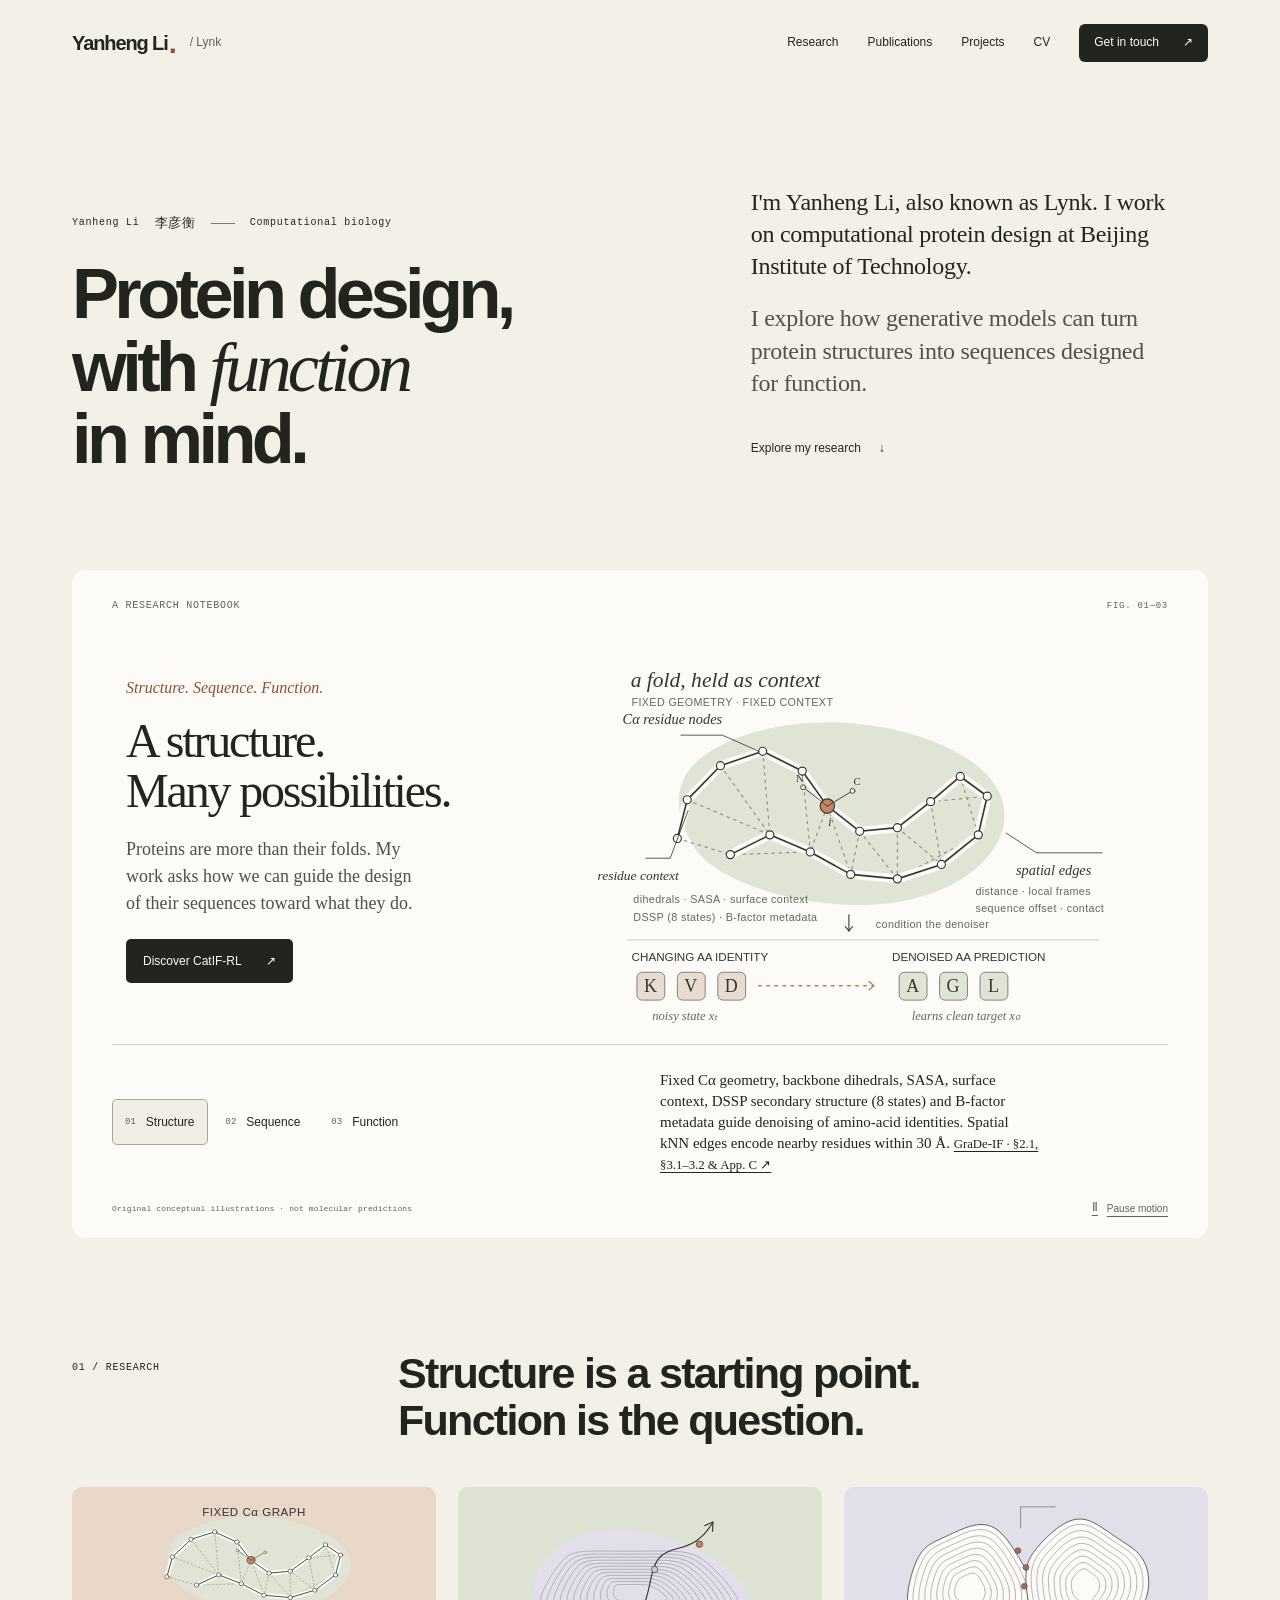
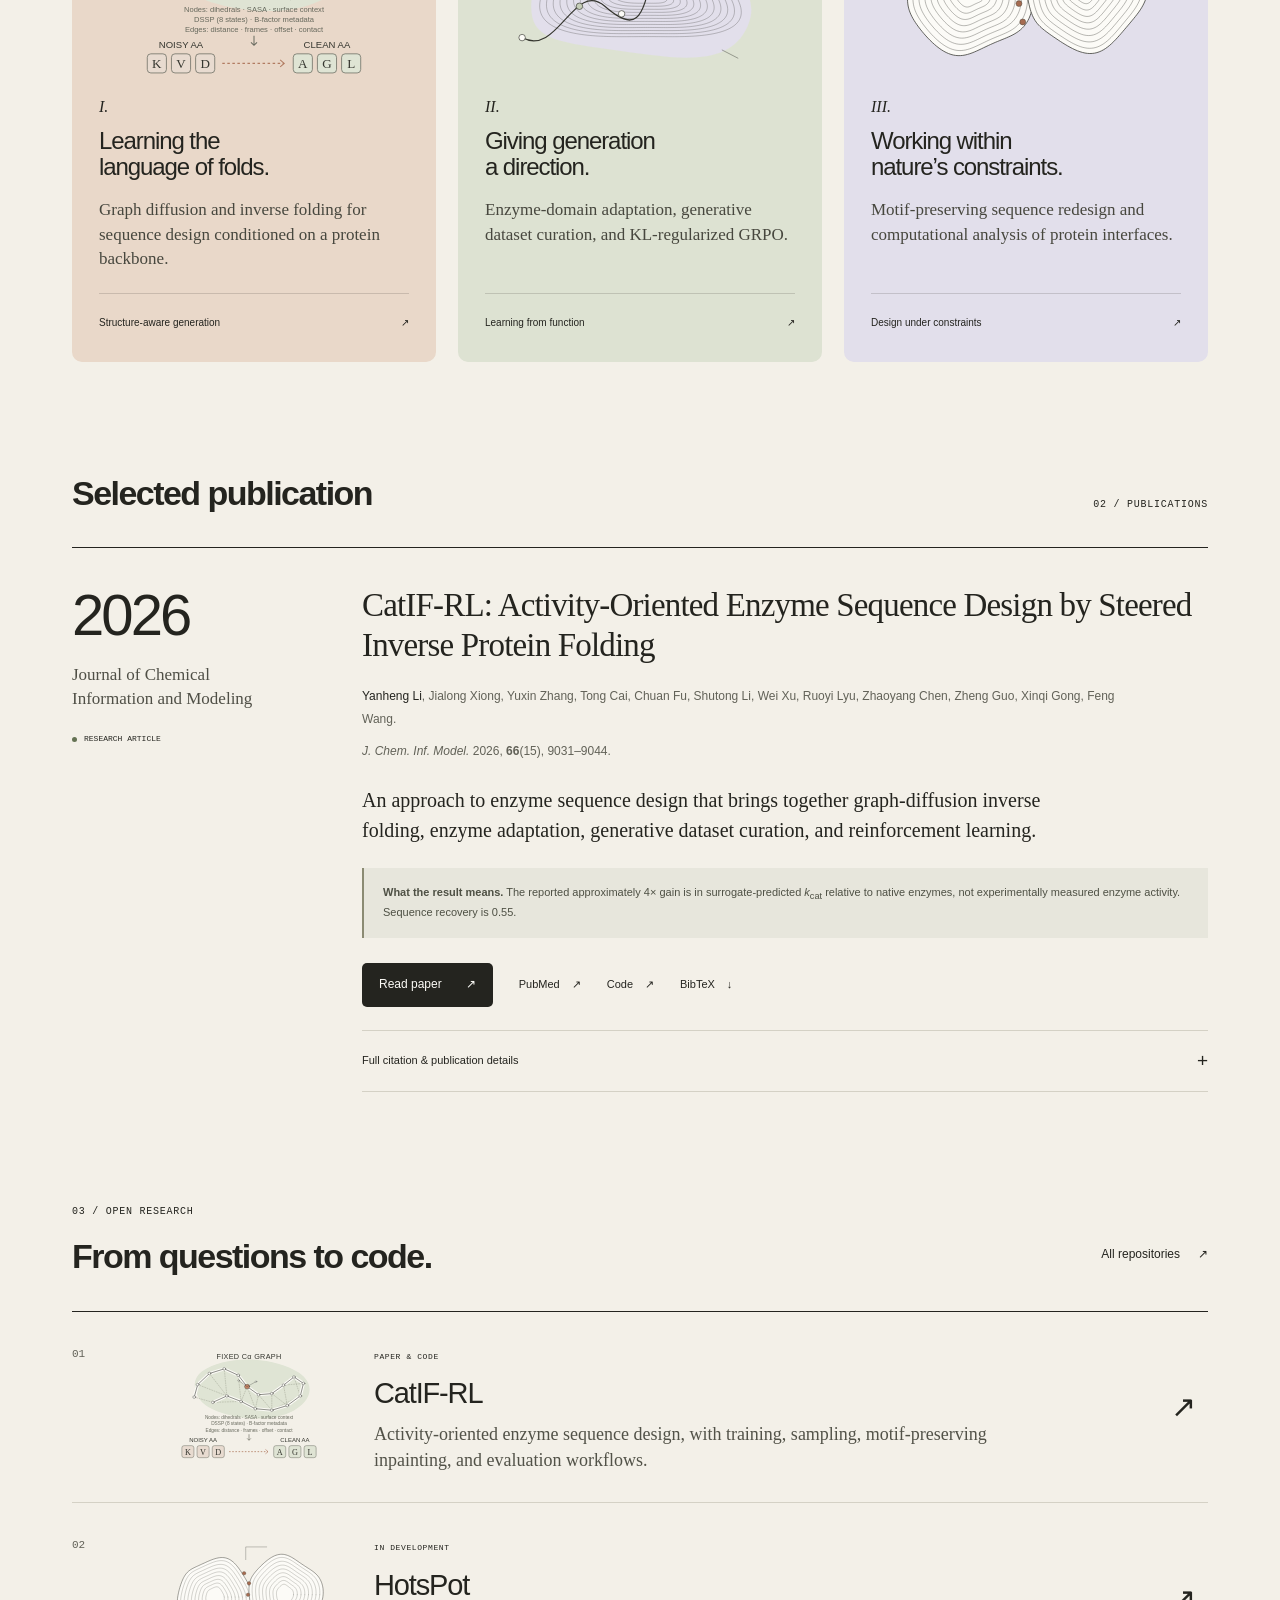
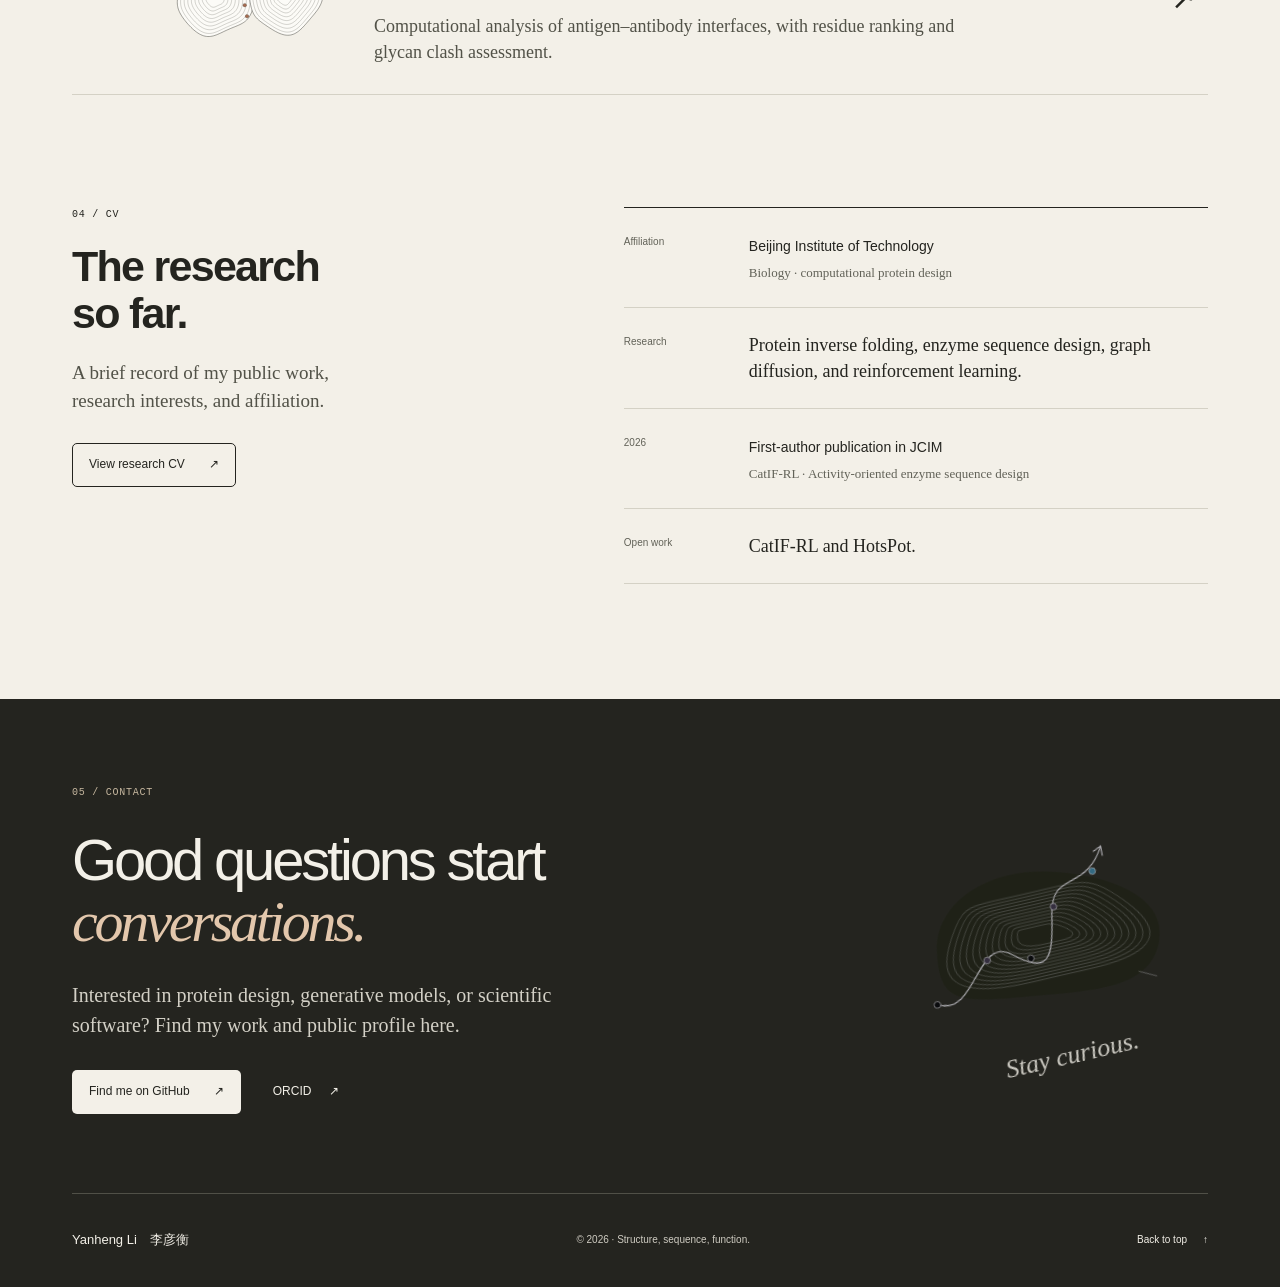
<file: index.html>
<!doctype html>
<html lang="en">
<head>
  <meta charset="utf-8"><meta name="viewport" content="width=device-width, initial-scale=1"><meta name="color-scheme" content="light">
  <meta name="description" content="Yanheng Li (Lynk) — computational biology and protein design at Beijing Institute of Technology. Research, publications, and open-source projects.">
  <meta property="og:title" content="Yanheng Li — Protein design, with function in mind"><meta property="og:description" content="Research at the intersection of protein structure, generative models, and function."><meta property="og:type" content="website">
  <title>Yanheng Li — Protein design & computational biology</title>
  <link rel="icon" type="image/svg+xml" href="assets/favicon.svg"><link rel="stylesheet" href="styles.css"><script src="app.js" defer></script>
</head>
<body>
  <a class="skip-link" href="#main">Skip to content</a>
  <header class="site-header"><div class="header-inner wrap">
    <a class="wordmark" href="#top">Yanheng Li<span class="wordmark-dot" aria-hidden="true">.</span><span class="wordmark-alias"> / Lynk</span></a>
    <button class="menu-toggle" aria-expanded="false" aria-controls="navigation" type="button" hidden>Menu <span class="menu-mark" aria-hidden="true"></span></button>
    <nav class="navigation" id="navigation" aria-label="Main navigation"><a href="#research">Research</a><a href="#publications">Publications</a><a href="#projects">Projects</a><a href="#cv">CV</a><a class="nav-contact" href="#contact">Get in touch <span aria-hidden="true">↗</span></a></nav>
  </div></header>
  <main id="main">
    <section class="hero wrap" id="top" aria-labelledby="hero-title"><div class="hero-left">
      <p class="eyebrow intro-kicker">Yanheng Li <span lang="zh-Hans">李彦衡</span><span class="tiny-rule" aria-hidden="true"></span> Computational biology</p>
      <h1 id="hero-title"><span class="line-mask"><span>Protein design,</span></span><span class="line-mask"><span>with <em>function</em></span></span><span class="line-mask"><span>in mind.</span></span></h1>
    </div><div class="hero-bio"><p>I'm Yanheng Li, also known as Lynk. I work on computational protein design at Beijing Institute of Technology.</p><p>I explore how generative models can turn protein structures into sequences designed for function.</p><a class="inline-link" href="#research">Explore my research <span class="link-arrow" aria-hidden="true">↓</span></a></div></section>

    <section class="feature wrap" aria-labelledby="feature-title"><div class="feature-paper" data-artwork>
      <div class="feature-meta"><span class="eyebrow">A RESEARCH NOTEBOOK</span><span class="figure-number">FIG. 01—03</span></div>
      <div class="feature-main"><div class="feature-copy"><p class="feature-kicker">Structure. Sequence. Function.</p><h2 id="feature-title">A structure.<br>Many possibilities.</h2><p>Proteins are more than their folds. My work asks how we can guide the design of their sequences toward what they do.</p><a class="button button-dark" href="#publications">Discover CatIF-RL <span class="link-arrow" aria-hidden="true">↗</span></a></div><div class="science-art" aria-hidden="true"><div class="art-parallax"><div class="art-drift">
      <!-- ORIGINAL_SCIENCE_ART_BEGIN -->
<svg xmlns="http://www.w3.org/2000/svg" viewBox="0 0 680 460" fill="none"><g class="art-view is-active conditioning-view" data-art="structure">
<title>Backbone-conditioned residue graph</title>
<desc>Fixed C-alpha coordinates, residue properties and spatial edges condition denoising of amino acid identity. Schematic, not a molecular prediction.</desc>
<path d="M158 153 C231 95 384 100 464 157 C533 209 488 278 417 302 C326 336 182 298 153 251 C131 216 127 180 158 153Z" fill="#dfe4d4"/>
<g stroke="#35362f" stroke-linecap="round" stroke-linejoin="round">
<path class="spatial-edge" d="M134 241L193 259" stroke="#8a8e7c" stroke-width="1.2" stroke-dasharray="3 5"/>
<path class="spatial-edge" d="M145 198L237 237" stroke="#8a8e7c" stroke-width="1.2" stroke-dasharray="3 5"/>
<path class="spatial-edge" d="M182 160L237 237" stroke="#8a8e7c" stroke-width="1.2" stroke-dasharray="3 5"/>
<path class="spatial-edge" d="M229 144L237 237" stroke="#8a8e7c" stroke-width="1.2" stroke-dasharray="3 5"/>
<path class="spatial-edge" d="M273 166L282 256" stroke="#8a8e7c" stroke-width="1.2" stroke-dasharray="3 5"/>
<path class="spatial-edge" d="M301 205L282 256" stroke="#8a8e7c" stroke-width="1.2" stroke-dasharray="3 5"/>
<path class="spatial-edge" d="M301 205L327 281" stroke="#8a8e7c" stroke-width="1.2" stroke-dasharray="3 5"/>
<path class="spatial-edge" d="M337 233L327 281" stroke="#8a8e7c" stroke-width="1.2" stroke-dasharray="3 5"/>
<path class="spatial-edge" d="M337 233L379 286" stroke="#8a8e7c" stroke-width="1.2" stroke-dasharray="3 5"/>
<path class="spatial-edge" d="M379 229L379 286" stroke="#8a8e7c" stroke-width="1.2" stroke-dasharray="3 5"/>
<path class="spatial-edge" d="M379 229L428 270" stroke="#8a8e7c" stroke-width="1.2" stroke-dasharray="3 5"/>
<path class="spatial-edge" d="M416 200L428 270" stroke="#8a8e7c" stroke-width="1.2" stroke-dasharray="3 5"/>
<path class="spatial-edge" d="M416 200L479 194" stroke="#8a8e7c" stroke-width="1.2" stroke-dasharray="3 5"/>
<path class="spatial-edge" d="M449 172L469 237" stroke="#8a8e7c" stroke-width="1.2" stroke-dasharray="3 5"/>
<path class="spatial-edge" d="M469 237L379 286" stroke="#8a8e7c" stroke-width="1.2" stroke-dasharray="3 5"/>
<path class="spatial-edge" d="M282 256L193 259" stroke="#8a8e7c" stroke-width="1.2" stroke-dasharray="3 5"/>
<path d="M134 241 L145 198 L182 160 L229 144 L273 166 L301 205 L337 233 L379 229 L416 200 L449 172 L479 194 L469 237 L428 270 L379 286 L327 281 L282 256 L237 237 L193 259" stroke="#fcfbf7" stroke-width="10"/>
<path d="M134 241 L145 198 L182 160 L229 144 L273 166 L301 205 L337 233 L379 229 L416 200 L449 172 L479 194 L469 237 L428 270 L379 286 L327 281 L282 256 L237 237 L193 259" stroke-width="1.8"/>
<circle cx="134" cy="241" r="4.5" fill="#fcfbf7" stroke-width="1.3"/>
<circle cx="145" cy="198" r="4.5" fill="#fcfbf7" stroke-width="1.3"/>
<circle cx="182" cy="160" r="4.5" fill="#fcfbf7" stroke-width="1.3"/>
<circle cx="229" cy="144" r="4.5" fill="#fcfbf7" stroke-width="1.3"/>
<circle cx="273" cy="166" r="4.5" fill="#fcfbf7" stroke-width="1.3"/>
<circle cx="301" cy="205" r="8" fill="#c78465" stroke-width="1.3"/>
<circle cx="337" cy="233" r="4.5" fill="#fcfbf7" stroke-width="1.3"/>
<circle cx="379" cy="229" r="4.5" fill="#fcfbf7" stroke-width="1.3"/>
<circle cx="416" cy="200" r="4.5" fill="#fcfbf7" stroke-width="1.3"/>
<circle cx="449" cy="172" r="4.5" fill="#fcfbf7" stroke-width="1.3"/>
<circle cx="479" cy="194" r="4.5" fill="#fcfbf7" stroke-width="1.3"/>
<circle cx="469" cy="237" r="4.5" fill="#fcfbf7" stroke-width="1.3"/>
<circle cx="428" cy="270" r="4.5" fill="#fcfbf7" stroke-width="1.3"/>
<circle cx="379" cy="286" r="4.5" fill="#fcfbf7" stroke-width="1.3"/>
<circle cx="327" cy="281" r="4.5" fill="#fcfbf7" stroke-width="1.3"/>
<circle cx="282" cy="256" r="4.5" fill="#fcfbf7" stroke-width="1.3"/>
<circle cx="237" cy="237" r="4.5" fill="#fcfbf7" stroke-width="1.3"/>
<circle cx="193" cy="259" r="4.5" fill="#fcfbf7" stroke-width="1.3"/>
<path d="M301 205L274 184M301 205L329 188" stroke-width="1"/>
<circle cx="274" cy="184" r="2.7" fill="#fcfbf7"/><circle cx="329" cy="188" r="2.7" fill="#fcfbf7"/>

<path d="M138 126L184 126L225 144M99 263L126 263L146 210M500 235L534 257L607 257" stroke-width=".9"/>
<path d="M325 326L325 344" stroke-width="1.2"/><path d="M321 339L325 344L329 339" stroke-width="1.2"/>
</g>
<g fill="#35362f" font-family="Georgia,serif">
<text x="82" y="72" font-size="24" font-style="italic">a fold, held as context</text>
<text x="73" y="114" font-size="16" font-style="italic">Cα residue nodes</text>
<text x="45" y="287" font-size="15" font-style="italic">residue context</text>
<text x="511" y="282" font-size="16" font-style="italic">spatial edges</text>
<text x="266" y="178" font-size="12">N</text><text x="330" y="181" font-size="12">C</text>
<text x="302" y="227" font-size="13" font-style="italic">i</text>
</g>
<g fill="#66685c" font-family="Arial,sans-serif" font-size="12" letter-spacing=".4">
<text x="83" y="94">FIXED GEOMETRY · FIXED CONTEXT</text>
<text x="85" y="313">dihedrals · SASA · surface context</text><text x="85" y="333">DSSP (8 states) · B-factor metadata</text>
<text x="466" y="304">distance · local frames</text><text x="466" y="323">sequence offset · contact</text>
<text x="355" y="341">condition the denoiser</text>
</g>
<path d="M78 354H604" stroke="#b8baa9" stroke-width=".8"/>
<g fill="#35362f" font-family="Arial,sans-serif" font-size="13">
<text x="83" y="378">CHANGING AA IDENTITY</text>
<text x="373" y="378">DENOISED AA PREDICTION</text>
</g>
<g font-family="Georgia,serif" font-size="20" fill="#35362f" text-anchor="middle">
<rect x="89" y="390" width="31" height="31" rx="6" fill="#e8dbd0" stroke="#696b60" stroke-width=".9"/>
<text x="104" y="412">K</text>
<rect x="134" y="390" width="31" height="31" rx="6" fill="#e8dbd0" stroke="#696b60" stroke-width=".9"/>
<text x="149" y="412">V</text>
<rect x="179" y="390" width="31" height="31" rx="6" fill="#e8dbd0" stroke="#696b60" stroke-width=".9"/>
<text x="194" y="412">D</text>
<rect x="381" y="390" width="31" height="31" rx="6" fill="#dfe4d4" stroke="#696b60" stroke-width=".9"/>
<text x="396" y="412">A</text>
<rect x="426" y="390" width="31" height="31" rx="6" fill="#dfe4d4" stroke="#696b60" stroke-width=".9"/>
<text x="441" y="412">G</text>
<rect x="471" y="390" width="31" height="31" rx="6" fill="#dfe4d4" stroke="#696b60" stroke-width=".9"/>
<text x="486" y="412">L</text>
</g>
<path class="conditioning-flow" d="M224 405H353" stroke="#b17b61" stroke-width="1.5" stroke-dasharray="4 5"/><path d="M347 400L353 405L347 410" stroke="#b17b61" stroke-width="1.2"/>
<g fill="#66685c" font-family="Georgia,serif" font-size="14" font-style="italic"><text x="106" y="443">noisy state xₜ</text><text x="395" y="443">learns clean target x₀</text></g>
</g><g class="art-view" data-art="sequence"><path d="M154 128C236 78 370 133 452 177C534 221 566 317 494 349C423 381 267 330 175 308C84 286 72 178 154 128Z" fill="#e9d8c9"/><path d="M100.00,155.05 L104.00,157.57 L108.00,160.21 L112.00,162.95 L116.00,165.79 L120.00,168.73 L124.00,171.75 L128.00,174.86 L132.00,178.03 L136.00,181.28 L140.00,184.59 L144.00,187.95 L148.00,191.36 L152.00,194.81 L156.00,198.29 L160.00,201.80 L164.00,205.33 L168.00,208.87 L172.00,212.42 L176.00,215.96 L180.00,219.49 L184.00,223.01 L188.00,226.50 L192.00,229.95 L196.00,233.37 L200.00,236.74 L204.00,240.06 L208.00,243.32 L212.00,246.51 L216.00,249.63 L220.00,252.67 L224.00,255.63 L228.00,258.49 L232.00,261.25 L236.00,263.91 L240.00,266.46 L244.00,268.89 L248.00,271.21 L252.00,273.40 L256.00,275.46 L260.00,277.39 L264.00,279.18 L268.00,280.83 L272.00,282.34 L276.00,283.70 L280.00,284.91 L284.00,285.96 L288.00,286.87 L292.00,287.61 L296.00,288.20 L300.00,288.63 L304.00,288.89 L308.00,289.00 L312.00,288.94 L316.00,288.73 L320.00,288.35 L324.00,287.81 L328.00,287.12 L332.00,286.27 L336.00,285.26 L340.00,284.10 L344.00,282.78 L348.00,281.32 L352.00,279.72 L356.00,277.97 L360.00,276.08 L364.00,274.06 L368.00,271.91 L372.00,269.64 L376.00,267.24 L380.00,264.72 L384.00,262.10 L388.00,259.37 L392.00,256.54 L396.00,253.61 L400.00,250.60 L404.00,247.51 L408.00,244.34 L412.00,241.10 L416.00,237.80 L420.00,234.44 L424.00,231.04 L428.00,227.59 L432.00,224.11 L436.00,220.60 L440.00,217.07 L444.00,213.53 L448.00,209.99 L452.00,206.45 L456.00,202.91 L460.00,199.40 L464.00,195.90 L468.00,192.44 L472.00,189.02 L476.00,185.64 L480.00,182.32 L484.00,179.05 L488.00,175.85 L492.00,172.72 L496.00,169.67 L500.00,166.71 L504.00,163.84 L508.00,161.06 L512.00,158.39 L516.00,155.83 L520.00,153.38 L524.00,151.05 L528.00,148.85 L532.00,146.77 L536.00,144.82 L540.00,143.02 L544.00,141.35 L548.00,139.83 L552.00,138.45 L556.00,137.22 L560.00,136.15 L564.00,135.23 L568.00,134.47 L572.00,133.86 L576.00,133.42 L580.00,133.13" fill="none" stroke="#8b7565" stroke-width="0.6" stroke-linecap="round" stroke-linejoin="round" opacity=".42"/><path d="M100.00,164.05 L104.00,166.57 L108.00,169.21 L112.00,171.95 L116.00,174.79 L120.00,177.73 L124.00,180.75 L128.00,183.86 L132.00,187.03 L136.00,190.28 L140.00,193.59 L144.00,196.95 L148.00,200.36 L152.00,203.81 L156.00,207.29 L160.00,210.80 L164.00,214.33 L168.00,217.87 L172.00,221.42 L176.00,224.96 L180.00,228.49 L184.00,232.01 L188.00,235.50 L192.00,238.95 L196.00,242.37 L200.00,245.74 L204.00,249.06 L208.00,252.32 L212.00,255.51 L216.00,258.63 L220.00,261.67 L224.00,264.63 L228.00,267.49 L232.00,270.25 L236.00,272.91 L240.00,275.46 L244.00,277.89 L248.00,280.21 L252.00,282.40 L256.00,284.46 L260.00,286.39 L264.00,288.18 L268.00,289.83 L272.00,291.34 L276.00,292.70 L280.00,293.91 L284.00,294.96 L288.00,295.87 L292.00,296.61 L296.00,297.20 L300.00,297.63 L304.00,297.89 L308.00,298.00 L312.00,297.94 L316.00,297.73 L320.00,297.35 L324.00,296.81 L328.00,296.12 L332.00,295.27 L336.00,294.26 L340.00,293.10 L344.00,291.78 L348.00,290.32 L352.00,288.72 L356.00,286.97 L360.00,285.08 L364.00,283.06 L368.00,280.91 L372.00,278.64 L376.00,276.24 L380.00,273.72 L384.00,271.10 L388.00,268.37 L392.00,265.54 L396.00,262.61 L400.00,259.60 L404.00,256.51 L408.00,253.34 L412.00,250.10 L416.00,246.80 L420.00,243.44 L424.00,240.04 L428.00,236.59 L432.00,233.11 L436.00,229.60 L440.00,226.07 L444.00,222.53 L448.00,218.99 L452.00,215.45 L456.00,211.91 L460.00,208.40 L464.00,204.90 L468.00,201.44 L472.00,198.02 L476.00,194.64 L480.00,191.32 L484.00,188.05 L488.00,184.85 L492.00,181.72 L496.00,178.67 L500.00,175.71 L504.00,172.84 L508.00,170.06 L512.00,167.39 L516.00,164.83 L520.00,162.38 L524.00,160.05 L528.00,157.85 L532.00,155.77 L536.00,153.82 L540.00,152.02 L544.00,150.35 L548.00,148.83 L552.00,147.45 L556.00,146.22 L560.00,145.15 L564.00,144.23 L568.00,143.47 L572.00,142.86 L576.00,142.42 L580.00,142.13" fill="none" stroke="#8b7565" stroke-width="0.6" stroke-linecap="round" stroke-linejoin="round" opacity=".42"/><path d="M100.00,173.05 L104.00,175.57 L108.00,178.21 L112.00,180.95 L116.00,183.79 L120.00,186.73 L124.00,189.75 L128.00,192.86 L132.00,196.03 L136.00,199.28 L140.00,202.59 L144.00,205.95 L148.00,209.36 L152.00,212.81 L156.00,216.29 L160.00,219.80 L164.00,223.33 L168.00,226.87 L172.00,230.42 L176.00,233.96 L180.00,237.49 L184.00,241.01 L188.00,244.50 L192.00,247.95 L196.00,251.37 L200.00,254.74 L204.00,258.06 L208.00,261.32 L212.00,264.51 L216.00,267.63 L220.00,270.67 L224.00,273.63 L228.00,276.49 L232.00,279.25 L236.00,281.91 L240.00,284.46 L244.00,286.89 L248.00,289.21 L252.00,291.40 L256.00,293.46 L260.00,295.39 L264.00,297.18 L268.00,298.83 L272.00,300.34 L276.00,301.70 L280.00,302.91 L284.00,303.96 L288.00,304.87 L292.00,305.61 L296.00,306.20 L300.00,306.63 L304.00,306.89 L308.00,307.00 L312.00,306.94 L316.00,306.73 L320.00,306.35 L324.00,305.81 L328.00,305.12 L332.00,304.27 L336.00,303.26 L340.00,302.10 L344.00,300.78 L348.00,299.32 L352.00,297.72 L356.00,295.97 L360.00,294.08 L364.00,292.06 L368.00,289.91 L372.00,287.64 L376.00,285.24 L380.00,282.72 L384.00,280.10 L388.00,277.37 L392.00,274.54 L396.00,271.61 L400.00,268.60 L404.00,265.51 L408.00,262.34 L412.00,259.10 L416.00,255.80 L420.00,252.44 L424.00,249.04 L428.00,245.59 L432.00,242.11 L436.00,238.60 L440.00,235.07 L444.00,231.53 L448.00,227.99 L452.00,224.45 L456.00,220.91 L460.00,217.40 L464.00,213.90 L468.00,210.44 L472.00,207.02 L476.00,203.64 L480.00,200.32 L484.00,197.05 L488.00,193.85 L492.00,190.72 L496.00,187.67 L500.00,184.71 L504.00,181.84 L508.00,179.06 L512.00,176.39 L516.00,173.83 L520.00,171.38 L524.00,169.05 L528.00,166.85 L532.00,164.77 L536.00,162.82 L540.00,161.02 L544.00,159.35 L548.00,157.83 L552.00,156.45 L556.00,155.22 L560.00,154.15 L564.00,153.23 L568.00,152.47 L572.00,151.86 L576.00,151.42 L580.00,151.13" fill="none" stroke="#8b7565" stroke-width="0.6" stroke-linecap="round" stroke-linejoin="round" opacity=".42"/><path d="M100.00,185.05 L104.00,187.57 L108.00,190.21 L112.00,192.95 L116.00,195.79 L120.00,198.73 L124.00,201.75 L128.00,204.86 L132.00,208.03 L136.00,211.28 L140.00,214.59 L144.00,217.95 L148.00,221.36 L152.00,224.81 L156.00,228.29 L160.00,231.80 L164.00,235.33 L168.00,238.87 L172.00,242.42 L176.00,245.96 L180.00,249.49 L184.00,253.01 L188.00,256.50 L192.00,259.95 L196.00,263.37 L200.00,266.74 L204.00,270.06 L208.00,273.32 L212.00,276.51 L216.00,279.63 L220.00,282.67 L224.00,285.63 L228.00,288.49 L232.00,291.25 L236.00,293.91 L240.00,296.46 L244.00,298.89 L248.00,301.21 L252.00,303.40 L256.00,305.46 L260.00,307.39 L264.00,309.18 L268.00,310.83 L272.00,312.34 L276.00,313.70 L280.00,314.91 L284.00,315.96 L288.00,316.87 L292.00,317.61 L296.00,318.20 L300.00,318.63 L304.00,318.89 L308.00,319.00 L312.00,318.94 L316.00,318.73 L320.00,318.35 L324.00,317.81 L328.00,317.12 L332.00,316.27 L336.00,315.26 L340.00,314.10 L344.00,312.78 L348.00,311.32 L352.00,309.72 L356.00,307.97 L360.00,306.08 L364.00,304.06 L368.00,301.91 L372.00,299.64 L376.00,297.24 L380.00,294.72 L384.00,292.10 L388.00,289.37 L392.00,286.54 L396.00,283.61 L400.00,280.60 L404.00,277.51 L408.00,274.34 L412.00,271.10 L416.00,267.80 L420.00,264.44 L424.00,261.04 L428.00,257.59 L432.00,254.11 L436.00,250.60 L440.00,247.07 L444.00,243.53 L448.00,239.99 L452.00,236.45 L456.00,232.91 L460.00,229.40 L464.00,225.90 L468.00,222.44 L472.00,219.02 L476.00,215.64 L480.00,212.32 L484.00,209.05 L488.00,205.85 L492.00,202.72 L496.00,199.67 L500.00,196.71 L504.00,193.84 L508.00,191.06 L512.00,188.39 L516.00,185.83 L520.00,183.38 L524.00,181.05 L528.00,178.85 L532.00,176.77 L536.00,174.82 L540.00,173.02 L544.00,171.35 L548.00,169.83 L552.00,168.45 L556.00,167.22 L560.00,166.15 L564.00,165.23 L568.00,164.47 L572.00,163.86 L576.00,163.42 L580.00,163.13" fill="none" stroke="#8b7565" stroke-width="0.6" stroke-linecap="round" stroke-linejoin="round" opacity=".42"/><path d="M100.00,194.05 L104.00,196.57 L108.00,199.21 L112.00,201.95 L116.00,204.79 L120.00,207.73 L124.00,210.75 L128.00,213.86 L132.00,217.03 L136.00,220.28 L140.00,223.59 L144.00,226.95 L148.00,230.36 L152.00,233.81 L156.00,237.29 L160.00,240.80 L164.00,244.33 L168.00,247.87 L172.00,251.42 L176.00,254.96 L180.00,258.49 L184.00,262.01 L188.00,265.50 L192.00,268.95 L196.00,272.37 L200.00,275.74 L204.00,279.06 L208.00,282.32 L212.00,285.51 L216.00,288.63 L220.00,291.67 L224.00,294.63 L228.00,297.49 L232.00,300.25 L236.00,302.91 L240.00,305.46 L244.00,307.89 L248.00,310.21 L252.00,312.40 L256.00,314.46 L260.00,316.39 L264.00,318.18 L268.00,319.83 L272.00,321.34 L276.00,322.70 L280.00,323.91 L284.00,324.96 L288.00,325.87 L292.00,326.61 L296.00,327.20 L300.00,327.63 L304.00,327.89 L308.00,328.00 L312.00,327.94 L316.00,327.73 L320.00,327.35 L324.00,326.81 L328.00,326.12 L332.00,325.27 L336.00,324.26 L340.00,323.10 L344.00,321.78 L348.00,320.32 L352.00,318.72 L356.00,316.97 L360.00,315.08 L364.00,313.06 L368.00,310.91 L372.00,308.64 L376.00,306.24 L380.00,303.72 L384.00,301.10 L388.00,298.37 L392.00,295.54 L396.00,292.61 L400.00,289.60 L404.00,286.51 L408.00,283.34 L412.00,280.10 L416.00,276.80 L420.00,273.44 L424.00,270.04 L428.00,266.59 L432.00,263.11 L436.00,259.60 L440.00,256.07 L444.00,252.53 L448.00,248.99 L452.00,245.45 L456.00,241.91 L460.00,238.40 L464.00,234.90 L468.00,231.44 L472.00,228.02 L476.00,224.64 L480.00,221.32 L484.00,218.05 L488.00,214.85 L492.00,211.72 L496.00,208.67 L500.00,205.71 L504.00,202.84 L508.00,200.06 L512.00,197.39 L516.00,194.83 L520.00,192.38 L524.00,190.05 L528.00,187.85 L532.00,185.77 L536.00,183.82 L540.00,182.02 L544.00,180.35 L548.00,178.83 L552.00,177.45 L556.00,176.22 L560.00,175.15 L564.00,174.23 L568.00,173.47 L572.00,172.86 L576.00,172.42 L580.00,172.13" fill="none" stroke="#8b7565" stroke-width="0.6" stroke-linecap="round" stroke-linejoin="round" opacity=".42"/><path d="M100.00,203.05 L104.00,205.57 L108.00,208.21 L112.00,210.95 L116.00,213.79 L120.00,216.73 L124.00,219.75 L128.00,222.86 L132.00,226.03 L136.00,229.28 L140.00,232.59 L144.00,235.95 L148.00,239.36 L152.00,242.81 L156.00,246.29 L160.00,249.80 L164.00,253.33 L168.00,256.87 L172.00,260.42 L176.00,263.96 L180.00,267.49 L184.00,271.01 L188.00,274.50 L192.00,277.95 L196.00,281.37 L200.00,284.74 L204.00,288.06 L208.00,291.32 L212.00,294.51 L216.00,297.63 L220.00,300.67 L224.00,303.63 L228.00,306.49 L232.00,309.25 L236.00,311.91 L240.00,314.46 L244.00,316.89 L248.00,319.21 L252.00,321.40 L256.00,323.46 L260.00,325.39 L264.00,327.18 L268.00,328.83 L272.00,330.34 L276.00,331.70 L280.00,332.91 L284.00,333.96 L288.00,334.87 L292.00,335.61 L296.00,336.20 L300.00,336.63 L304.00,336.89 L308.00,337.00 L312.00,336.94 L316.00,336.73 L320.00,336.35 L324.00,335.81 L328.00,335.12 L332.00,334.27 L336.00,333.26 L340.00,332.10 L344.00,330.78 L348.00,329.32 L352.00,327.72 L356.00,325.97 L360.00,324.08 L364.00,322.06 L368.00,319.91 L372.00,317.64 L376.00,315.24 L380.00,312.72 L384.00,310.10 L388.00,307.37 L392.00,304.54 L396.00,301.61 L400.00,298.60 L404.00,295.51 L408.00,292.34 L412.00,289.10 L416.00,285.80 L420.00,282.44 L424.00,279.04 L428.00,275.59 L432.00,272.11 L436.00,268.60 L440.00,265.07 L444.00,261.53 L448.00,257.99 L452.00,254.45 L456.00,250.91 L460.00,247.40 L464.00,243.90 L468.00,240.44 L472.00,237.02 L476.00,233.64 L480.00,230.32 L484.00,227.05 L488.00,223.85 L492.00,220.72 L496.00,217.67 L500.00,214.71 L504.00,211.84 L508.00,209.06 L512.00,206.39 L516.00,203.83 L520.00,201.38 L524.00,199.05 L528.00,196.85 L532.00,194.77 L536.00,192.82 L540.00,191.02 L544.00,189.35 L548.00,187.83 L552.00,186.45 L556.00,185.22 L560.00,184.15 L564.00,183.23 L568.00,182.47 L572.00,181.86 L576.00,181.42 L580.00,181.13" fill="none" stroke="#8b7565" stroke-width="0.6" stroke-linecap="round" stroke-linejoin="round" opacity=".42"/><path d="M100.00,179.05 L104.00,181.57 L108.00,184.21 L112.00,186.95 L116.00,189.79 L120.00,192.73 L124.00,195.75 L128.00,198.86 L132.00,202.03 L136.00,205.28 L140.00,208.59 L144.00,211.95 L148.00,215.36 L152.00,218.81 L156.00,222.29 L160.00,225.80 L164.00,229.33 L168.00,232.87 L172.00,236.42 L176.00,239.96 L180.00,243.49 L184.00,247.01 L188.00,250.50 L192.00,253.95 L196.00,257.37 L200.00,260.74 L204.00,264.06 L208.00,267.32 L212.00,270.51 L216.00,273.63 L220.00,276.67 L224.00,279.63 L228.00,282.49 L232.00,285.25 L236.00,287.91 L240.00,290.46 L244.00,292.89 L248.00,295.21 L252.00,297.40 L256.00,299.46 L260.00,301.39 L264.00,303.18 L268.00,304.83 L272.00,306.34 L276.00,307.70 L280.00,308.91 L284.00,309.96 L288.00,310.87 L292.00,311.61 L296.00,312.20 L300.00,312.63 L304.00,312.89 L308.00,313.00 L312.00,312.94 L316.00,312.73 L320.00,312.35 L324.00,311.81 L328.00,311.12 L332.00,310.27 L336.00,309.26 L340.00,308.10 L344.00,306.78 L348.00,305.32 L352.00,303.72 L356.00,301.97 L360.00,300.08 L364.00,298.06 L368.00,295.91 L372.00,293.64 L376.00,291.24 L380.00,288.72 L384.00,286.10 L388.00,283.37 L392.00,280.54 L396.00,277.61 L400.00,274.60 L404.00,271.51 L408.00,268.34 L412.00,265.10 L416.00,261.80 L420.00,258.44 L424.00,255.04 L428.00,251.59 L432.00,248.11 L436.00,244.60 L440.00,241.07 L444.00,237.53 L448.00,233.99 L452.00,230.45 L456.00,226.91 L460.00,223.40 L464.00,219.90 L468.00,216.44 L472.00,213.02 L476.00,209.64 L480.00,206.32 L484.00,203.05 L488.00,199.85 L492.00,196.72 L496.00,193.67 L500.00,190.71 L504.00,187.84 L508.00,185.06 L512.00,182.39 L516.00,179.83 L520.00,177.38 L524.00,175.05 L528.00,172.85 L532.00,170.77 L536.00,168.82 L540.00,167.02 L544.00,165.35 L548.00,163.83 L552.00,162.45 L556.00,161.22 L560.00,160.15 L564.00,159.23 L568.00,158.47 L572.00,157.86 L576.00,157.42 L580.00,157.13" fill="none" stroke="#35362f" stroke-width="1.5" stroke-linecap="round" stroke-linejoin="round" class="ink-main" pathLength="1"/><g><circle cx="116" cy="189.79" r="18.5" fill="#d7dfca" stroke="#35362f" stroke-width="1.15"/><circle cx="116.8" cy="190.49" r="15.5" fill="none" stroke="#35362f" stroke-width=".45" opacity=".55"/><text x="116" y="194.79" text-anchor="middle" fill="#35362f" font-family="Georgia,serif" font-size="16">A</text></g><g><circle cx="156" cy="222.29" r="18.5" fill="#f6f2e9" stroke="#35362f" stroke-width="1.15"/><circle cx="156.8" cy="222.99" r="15.5" fill="none" stroke="#35362f" stroke-width=".45" opacity=".55"/><text x="156" y="227.29" text-anchor="middle" fill="#35362f" font-family="Georgia,serif" font-size="16">G</text></g><g><circle cx="196" cy="257.37" r="18.5" fill="#f6f2e9" stroke="#35362f" stroke-width="1.15"/><circle cx="196.8" cy="258.07" r="15.5" fill="none" stroke="#35362f" stroke-width=".45" opacity=".55"/><text x="196" y="262.37" text-anchor="middle" fill="#35362f" font-family="Georgia,serif" font-size="16">W</text></g><g><circle cx="236" cy="287.91" r="18.5" fill="#f6f2e9" stroke="#35362f" stroke-width="1.15"/><circle cx="236.8" cy="288.61" r="15.5" fill="none" stroke="#35362f" stroke-width=".45" opacity=".55"/><text x="236" y="292.91" text-anchor="middle" fill="#35362f" font-family="Georgia,serif" font-size="16">L</text></g><g><circle cx="276" cy="307.70" r="18.5" fill="#d7dfca" stroke="#35362f" stroke-width="1.15"/><circle cx="276.8" cy="308.40" r="15.5" fill="none" stroke="#35362f" stroke-width=".45" opacity=".55"/><text x="276" y="312.70" text-anchor="middle" fill="#35362f" font-family="Georgia,serif" font-size="16">S</text></g><g><circle cx="316" cy="312.73" r="18.5" fill="#f6f2e9" stroke="#35362f" stroke-width="1.15"/><circle cx="316.8" cy="313.43" r="15.5" fill="none" stroke="#35362f" stroke-width=".45" opacity=".55"/><text x="316" y="317.73" text-anchor="middle" fill="#35362f" font-family="Georgia,serif" font-size="16">V</text></g><g><circle cx="356" cy="301.97" r="18.5" fill="#f6f2e9" stroke="#35362f" stroke-width="1.15"/><circle cx="356.8" cy="302.67" r="15.5" fill="none" stroke="#35362f" stroke-width=".45" opacity=".55"/><text x="356" y="306.97" text-anchor="middle" fill="#35362f" font-family="Georgia,serif" font-size="16">D</text></g><g><circle cx="396" cy="277.61" r="18.5" fill="#f6f2e9" stroke="#35362f" stroke-width="1.15"/><circle cx="396.8" cy="278.31" r="15.5" fill="none" stroke="#35362f" stroke-width=".45" opacity=".55"/><text x="396" y="282.61" text-anchor="middle" fill="#35362f" font-family="Georgia,serif" font-size="16">K</text></g><g><circle cx="436" cy="244.60" r="18.5" fill="#d7dfca" stroke="#35362f" stroke-width="1.15"/><circle cx="436.8" cy="245.30" r="15.5" fill="none" stroke="#35362f" stroke-width=".45" opacity=".55"/><text x="436" y="249.60" text-anchor="middle" fill="#35362f" font-family="Georgia,serif" font-size="16">T</text></g><g><circle cx="476" cy="209.64" r="18.5" fill="#f6f2e9" stroke="#35362f" stroke-width="1.15"/><circle cx="476.8" cy="210.34" r="15.5" fill="none" stroke="#35362f" stroke-width=".45" opacity=".55"/><text x="476" y="214.64" text-anchor="middle" fill="#35362f" font-family="Georgia,serif" font-size="16">Y</text></g><g><circle cx="516" cy="179.83" r="18.5" fill="#f6f2e9" stroke="#35362f" stroke-width="1.15"/><circle cx="516.8" cy="180.53" r="15.5" fill="none" stroke="#35362f" stroke-width=".45" opacity=".55"/><text x="516" y="184.83" text-anchor="middle" fill="#35362f" font-family="Georgia,serif" font-size="16">R</text></g><g><circle cx="556" cy="161.22" r="18.5" fill="#f6f2e9" stroke="#35362f" stroke-width="1.15"/><circle cx="556.8" cy="161.92" r="15.5" fill="none" stroke="#35362f" stroke-width=".45" opacity=".55"/><text x="556" y="166.22" text-anchor="middle" fill="#35362f" font-family="Georgia,serif" font-size="16">F</text></g><text x="109" y="89" fill="#35362f" font-family="Georgia,serif" font-size="17" font-style="italic">many possible sequences</text><path d="M365.00,99.00 L386.00,113.00 L395.00,141.00" fill="none" stroke="#35362f" stroke-width="0.8" stroke-linecap="round" stroke-linejoin="round" /><text x="381" y="389" fill="#35362f" font-family="Georgia,serif" font-size="17" font-style="italic">one structural context</text><path d="M455.00,356.00 L455.00,368.00 L553.00,368.00" fill="none" stroke="#35362f" stroke-width="0.8" stroke-linecap="round" stroke-linejoin="round" /><circle class="art-dot" cx="583" cy="228" r="4" fill="#a76a4f"/></g><g class="art-view" data-art="function"><path d="M142 237C153 151 256 107 364 134C471 161 574 226 539 305C504 384 407 365 285 348C164 331 127 324 142 237Z" fill="#e2dfeb"/><path d="M383.11,245.00 L383.88,245.71 L384.61,246.42 L385.31,247.12 L385.96,247.82 L386.58,248.51 L387.14,249.20 L387.66,249.88 L388.12,250.54 L388.53,251.20 L388.89,251.84 L389.18,252.47 L389.42,253.08 L389.60,253.68 L389.72,254.26 L389.77,254.82 L389.76,255.36 L389.69,255.88 L389.56,256.38 L389.37,256.86 L389.11,257.32 L388.80,257.76 L388.43,258.17 L388.00,258.57 L387.52,258.94 L386.99,259.28 L386.40,259.61 L385.77,259.91 L385.09,260.20 L384.37,260.46 L383.61,260.70 L382.82,260.92 L381.99,261.12 L381.13,261.30 L380.24,261.46 L379.33,261.61 L378.40,261.74 L377.45,261.85 L376.48,261.95 L375.49,262.04 L374.49,262.11 L373.49,262.17 L372.47,262.22 L371.45,262.26 L370.43,262.30 L369.40,262.32 L368.37,262.34 L367.33,262.35 L366.30,262.36 L365.26,262.36 L364.23,262.36 L363.19,262.36 L362.15,262.35 L361.11,262.35 L360.06,262.34 L359.01,262.33 L357.96,262.33 L356.90,262.32 L355.83,262.32 L354.76,262.32 L353.67,262.32 L352.58,262.32 L351.47,262.32 L350.34,262.32 L349.20,262.33 L348.05,262.33 L346.87,262.34 L345.68,262.35 L344.47,262.35 L343.24,262.36 L341.98,262.36 L340.71,262.36 L339.42,262.36 L338.10,262.35 L336.76,262.34 L335.41,262.32 L334.04,262.30 L332.65,262.26 L331.24,262.22 L329.82,262.17 L328.39,262.11 L326.94,262.04 L325.49,261.95 L324.04,261.85 L322.58,261.74 L321.12,261.61 L319.67,261.46 L318.23,261.30 L316.79,261.12 L315.37,260.92 L313.97,260.70 L312.58,260.46 L311.22,260.20 L309.89,259.91 L308.59,259.61 L307.32,259.28 L306.08,258.94 L304.89,258.57 L303.73,258.17 L302.62,257.76 L301.56,257.32 L300.54,256.86 L299.58,256.38 L298.66,255.88 L297.80,255.36 L296.99,254.82 L296.24,254.26 L295.53,253.68 L294.88,253.08 L294.29,252.47 L293.75,251.84 L293.25,251.20 L292.81,250.54 L292.42,249.88 L292.08,249.20 L291.78,248.51 L291.52,247.82 L291.31,247.12 L291.13,246.42 L290.99,245.71 L290.89,245.00 L290.82,244.29 L290.78,243.58 L290.76,242.88 L290.77,242.18 L290.79,241.49 L290.84,240.80 L290.91,240.12 L290.98,239.46 L291.08,238.80 L291.18,238.16 L291.29,237.53 L291.41,236.92 L291.54,236.32 L291.67,235.74 L291.81,235.18 L291.95,234.64 L292.10,234.12 L292.25,233.62 L292.41,233.14 L292.58,232.68 L292.75,232.24 L292.93,231.83 L293.11,231.43 L293.31,231.06 L293.52,230.72 L293.75,230.39 L293.99,230.09 L294.25,229.80 L294.52,229.54 L294.83,229.30 L295.15,229.08 L295.50,228.88 L295.88,228.70 L296.29,228.54 L296.74,228.39 L297.21,228.26 L297.73,228.15 L298.28,228.05 L298.87,227.96 L299.51,227.89 L300.18,227.83 L300.89,227.78 L301.65,227.74 L302.46,227.70 L303.30,227.68 L304.19,227.66 L305.12,227.65 L306.09,227.64 L307.10,227.64 L308.15,227.64 L309.23,227.64 L310.36,227.65 L311.51,227.65 L312.70,227.66 L313.91,227.67 L315.16,227.67 L316.42,227.68 L317.71,227.68 L319.01,227.68 L320.33,227.68 L321.65,227.68 L322.99,227.68 L324.33,227.68 L325.68,227.67 L327.02,227.67 L328.36,227.66 L329.70,227.65 L331.02,227.65 L332.34,227.64 L333.64,227.64 L334.93,227.64 L336.20,227.64 L337.45,227.65 L338.68,227.66 L339.89,227.68 L341.08,227.70 L342.25,227.74 L343.39,227.78 L344.51,227.83 L345.61,227.89 L346.69,227.96 L347.75,228.05 L348.79,228.15 L349.81,228.26 L350.81,228.39 L351.79,228.54 L352.76,228.70 L353.72,228.88 L354.66,229.08 L355.59,229.30 L356.52,229.54 L357.44,229.80 L358.35,230.09 L359.27,230.39 L360.18,230.72 L361.09,231.06 L362.00,231.43 L362.91,231.83 L363.83,232.24 L364.75,232.68 L365.68,233.14 L366.61,233.62 L367.54,234.12 L368.48,234.64 L369.43,235.18 L370.38,235.74 L371.33,236.32 L372.28,236.92 L373.24,237.53 L374.19,238.16 L375.14,238.80 L376.08,239.46 L377.02,240.12 L377.94,240.80 L378.85,241.49 L379.75,242.18 L380.63,242.88 L381.48,243.58 L382.31,244.29 L383.11,245.00" fill="none" stroke="#35362f" stroke-width="0.65" stroke-linecap="round" stroke-linejoin="round" opacity=".8"/><path d="M395.11,245.00 L395.99,245.94 L396.82,246.88 L397.61,247.81 L398.34,248.73 L399.02,249.65 L399.64,250.56 L400.20,251.46 L400.69,252.34 L401.11,253.21 L401.46,254.06 L401.74,254.89 L401.94,255.70 L402.07,256.49 L402.12,257.26 L402.09,258.00 L401.98,258.72 L401.79,259.41 L401.52,260.07 L401.17,260.71 L400.75,261.32 L400.26,261.90 L399.69,262.45 L399.05,262.97 L398.34,263.46 L397.56,263.92 L396.72,264.35 L395.83,264.75 L394.88,265.12 L393.87,265.47 L392.82,265.79 L391.72,266.08 L390.59,266.35 L389.41,266.59 L388.21,266.80 L386.97,267.00 L385.71,267.17 L384.43,267.32 L383.13,267.45 L381.82,267.56 L380.49,267.66 L379.16,267.74 L377.82,267.81 L376.48,267.86 L375.13,267.90 L373.78,267.94 L372.43,267.96 L371.09,267.98 L369.75,267.98 L368.41,267.99 L367.07,267.99 L365.73,267.98 L364.40,267.98 L363.07,267.97 L361.74,267.96 L360.41,267.95 L359.07,267.95 L357.73,267.94 L356.39,267.94 L355.04,267.93 L353.67,267.93 L352.30,267.93 L350.91,267.94 L349.51,267.94 L348.09,267.95 L346.66,267.95 L345.20,267.96 L343.72,267.97 L342.22,267.98 L340.69,267.98 L339.14,267.99 L337.57,267.99 L335.97,267.98 L334.35,267.98 L332.70,267.96 L331.03,267.94 L329.34,267.90 L327.62,267.86 L325.89,267.81 L324.15,267.74 L322.39,267.66 L320.61,267.56 L318.83,267.45 L317.05,267.32 L315.27,267.17 L313.48,267.00 L311.71,266.80 L309.94,266.59 L308.20,266.35 L306.47,266.08 L304.76,265.79 L303.08,265.47 L301.44,265.12 L299.83,264.75 L298.26,264.35 L296.74,263.92 L295.27,263.46 L293.84,262.97 L292.48,262.45 L291.17,261.90 L289.92,261.32 L288.74,260.71 L287.62,260.07 L286.57,259.41 L285.59,258.72 L284.68,258.00 L283.83,257.26 L283.06,256.49 L282.36,255.70 L281.73,254.89 L281.17,254.06 L280.68,253.21 L280.25,252.34 L279.88,251.46 L279.58,250.56 L279.33,249.65 L279.15,248.73 L279.01,247.81 L278.92,246.88 L278.89,245.94 L278.89,245.00 L278.94,244.06 L279.02,243.12 L279.13,242.19 L279.27,241.27 L279.44,240.35 L279.63,239.44 L279.85,238.54 L280.07,237.66 L280.32,236.79 L280.57,235.94 L280.84,235.11 L281.11,234.30 L281.38,233.51 L281.67,232.74 L281.95,232.00 L282.24,231.28 L282.53,230.59 L282.83,229.93 L283.13,229.29 L283.43,228.68 L283.74,228.10 L284.05,227.55 L284.38,227.03 L284.71,226.54 L285.06,226.08 L285.42,225.65 L285.80,225.25 L286.19,224.88 L286.61,224.53 L287.06,224.21 L287.53,223.92 L288.04,223.65 L288.58,223.41 L289.15,223.20 L289.77,223.00 L290.42,222.83 L291.12,222.68 L291.87,222.55 L292.66,222.44 L293.51,222.34 L294.40,222.26 L295.34,222.19 L296.34,222.14 L297.39,222.10 L298.50,222.06 L299.65,222.04 L300.86,222.02 L302.12,222.02 L303.42,222.01 L304.78,222.01 L306.18,222.02 L307.62,222.02 L309.10,222.03 L310.62,222.04 L312.17,222.05 L313.76,222.05 L315.37,222.06 L317.00,222.06 L318.66,222.07 L320.33,222.07 L322.01,222.07 L323.69,222.06 L325.39,222.06 L327.08,222.05 L328.76,222.05 L330.44,222.04 L332.11,222.03 L333.76,222.02 L335.40,222.02 L337.01,222.01 L338.60,222.01 L340.17,222.02 L341.71,222.02 L343.21,222.04 L344.69,222.06 L346.14,222.10 L347.56,222.14 L348.94,222.19 L350.29,222.26 L351.61,222.34 L352.90,222.44 L354.16,222.55 L355.39,222.68 L356.60,222.83 L357.78,223.00 L358.93,223.20 L360.06,223.41 L361.18,223.65 L362.28,223.92 L363.36,224.21 L364.43,224.53 L365.49,224.88 L366.55,225.25 L367.59,225.65 L368.64,226.08 L369.69,226.54 L370.73,227.03 L371.78,227.55 L372.84,228.10 L373.89,228.68 L374.96,229.29 L376.03,229.93 L377.11,230.59 L378.19,231.28 L379.29,232.00 L380.38,232.74 L381.48,233.51 L382.59,234.30 L383.69,235.11 L384.80,235.94 L385.90,236.79 L386.99,237.66 L388.08,238.54 L389.15,239.44 L390.20,240.35 L391.24,241.27 L392.25,242.19 L393.24,243.12 L394.19,244.06 L395.11,245.00" fill="none" stroke="#35362f" stroke-width="0.65" stroke-linecap="round" stroke-linejoin="round" opacity=".8"/><path d="M407.11,245.00 L408.10,246.17 L409.03,247.33 L409.90,248.50 L410.72,249.65 L411.46,250.79 L412.14,251.92 L412.73,253.04 L413.25,254.14 L413.69,255.22 L414.04,256.28 L414.29,257.31 L414.46,258.32 L414.54,259.31 L414.52,260.26 L414.40,261.19 L414.19,262.08 L413.88,262.94 L413.48,263.76 L412.98,264.56 L412.39,265.31 L411.71,266.03 L410.94,266.72 L410.09,267.36 L409.15,267.98 L408.14,268.55 L407.05,269.09 L405.89,269.59 L404.66,270.05 L403.37,270.48 L402.02,270.88 L400.63,271.24 L399.18,271.57 L397.70,271.87 L396.17,272.14 L394.61,272.38 L393.03,272.60 L391.42,272.78 L389.79,272.95 L388.15,273.09 L386.49,273.21 L384.83,273.31 L383.17,273.39 L381.50,273.46 L379.83,273.51 L378.16,273.55 L376.50,273.58 L374.84,273.60 L373.19,273.61 L371.55,273.62 L369.91,273.62 L368.28,273.61 L366.65,273.61 L365.03,273.60 L363.42,273.59 L361.80,273.58 L360.18,273.57 L358.56,273.56 L356.94,273.55 L355.31,273.55 L353.67,273.55 L352.02,273.55 L350.36,273.55 L348.68,273.56 L346.98,273.57 L345.26,273.58 L343.52,273.59 L341.76,273.60 L339.96,273.61 L338.15,273.61 L336.30,273.62 L334.43,273.62 L332.52,273.61 L330.59,273.60 L328.63,273.58 L326.65,273.55 L324.64,273.51 L322.60,273.46 L320.55,273.39 L318.47,273.31 L316.39,273.21 L314.29,273.09 L312.18,272.95 L310.06,272.78 L307.95,272.60 L305.84,272.38 L303.75,272.14 L301.66,271.87 L299.60,271.57 L297.56,271.24 L295.56,270.88 L293.58,270.48 L291.66,270.05 L289.77,269.59 L287.94,269.09 L286.16,268.55 L284.45,267.98 L282.80,267.36 L281.22,266.72 L279.71,266.03 L278.28,265.31 L276.93,264.56 L275.66,263.76 L274.47,262.94 L273.37,262.08 L272.36,261.19 L271.43,260.26 L270.59,259.31 L269.84,258.32 L269.18,257.31 L268.60,256.28 L268.10,255.22 L267.68,254.14 L267.34,253.04 L267.08,251.92 L266.89,250.79 L266.77,249.65 L266.71,248.50 L266.72,247.33 L266.78,246.17 L266.89,245.00 L267.05,243.83 L267.26,242.67 L267.50,241.50 L267.78,240.35 L268.09,239.21 L268.43,238.08 L268.79,236.96 L269.16,235.86 L269.56,234.78 L269.96,233.72 L270.38,232.69 L270.80,231.68 L271.23,230.69 L271.66,229.74 L272.09,228.81 L272.53,227.92 L272.97,227.06 L273.40,226.24 L273.84,225.44 L274.29,224.69 L274.73,223.97 L275.18,223.28 L275.64,222.64 L276.11,222.02 L276.59,221.45 L277.09,220.91 L277.61,220.41 L278.14,219.95 L278.70,219.52 L279.30,219.12 L279.92,218.76 L280.58,218.43 L281.27,218.13 L282.01,217.86 L282.80,217.62 L283.63,217.40 L284.52,217.22 L285.46,217.05 L286.45,216.91 L287.51,216.79 L288.62,216.69 L289.79,216.61 L291.03,216.54 L292.33,216.49 L293.69,216.45 L295.12,216.42 L296.60,216.40 L298.15,216.39 L299.75,216.38 L301.41,216.38 L303.12,216.39 L304.88,216.39 L306.69,216.40 L308.54,216.41 L310.43,216.42 L312.36,216.43 L314.32,216.44 L316.30,216.45 L318.31,216.45 L320.33,216.45 L322.36,216.45 L324.40,216.45 L326.44,216.44 L328.47,216.43 L330.50,216.42 L332.52,216.41 L334.52,216.40 L336.50,216.39 L338.45,216.39 L340.38,216.38 L342.27,216.38 L344.14,216.39 L345.96,216.40 L347.75,216.42 L349.50,216.45 L351.20,216.49 L352.87,216.54 L354.49,216.61 L356.07,216.69 L357.61,216.79 L359.11,216.91 L360.58,217.05 L362.00,217.22 L363.39,217.40 L364.75,217.62 L366.07,217.86 L367.37,218.13 L368.64,218.43 L369.89,218.76 L371.12,219.12 L372.34,219.52 L373.54,219.95 L374.74,220.41 L375.92,220.91 L377.11,221.45 L378.29,222.02 L379.47,222.64 L380.65,223.28 L381.84,223.97 L383.04,224.69 L384.24,225.44 L385.46,226.24 L386.68,227.06 L387.91,227.92 L389.14,228.81 L390.39,229.74 L391.64,230.69 L392.89,231.68 L394.15,232.69 L395.40,233.72 L396.66,234.78 L397.90,235.86 L399.14,236.96 L400.36,238.08 L401.56,239.21 L402.73,240.35 L403.88,241.50 L405.00,242.67 L406.07,243.83 L407.11,245.00" fill="none" stroke="#35362f" stroke-width="0.65" stroke-linecap="round" stroke-linejoin="round" opacity=".8"/><path d="M419.11,245.00 L420.20,246.40 L421.24,247.79 L422.20,249.18 L423.09,250.56 L423.91,251.93 L424.63,253.29 L425.27,254.62 L425.82,255.94 L426.26,257.23 L426.61,258.50 L426.85,259.74 L426.98,260.94 L427.01,262.12 L426.92,263.26 L426.72,264.37 L426.40,265.44 L425.98,266.47 L425.44,267.46 L424.79,268.40 L424.03,269.31 L423.17,270.17 L422.20,270.99 L421.13,271.76 L419.97,272.50 L418.71,273.18 L417.37,273.83 L415.94,274.42 L414.44,274.98 L412.87,275.50 L411.23,275.97 L409.53,276.41 L407.78,276.80 L405.98,277.16 L404.13,277.48 L402.25,277.77 L400.34,278.03 L398.41,278.25 L396.45,278.45 L394.48,278.62 L392.49,278.76 L390.50,278.88 L388.51,278.98 L386.52,279.06 L384.53,279.12 L382.54,279.17 L380.57,279.21 L378.60,279.23 L376.64,279.24 L374.69,279.25 L372.75,279.25 L370.83,279.24 L368.91,279.23 L367.00,279.22 L365.09,279.21 L363.19,279.20 L361.29,279.19 L359.40,279.18 L357.50,279.17 L355.59,279.17 L353.67,279.16 L351.75,279.17 L349.81,279.17 L347.85,279.18 L345.87,279.19 L343.87,279.20 L341.85,279.21 L339.79,279.22 L337.71,279.23 L335.60,279.24 L333.46,279.25 L331.28,279.25 L329.08,279.24 L326.84,279.23 L324.57,279.21 L322.27,279.17 L319.94,279.12 L317.58,279.06 L315.20,278.98 L312.80,278.88 L310.39,278.76 L307.96,278.62 L305.52,278.45 L303.08,278.25 L300.64,278.03 L298.20,277.77 L295.78,277.48 L293.38,277.16 L291.00,276.80 L288.66,276.41 L286.35,275.97 L284.09,275.50 L281.87,274.98 L279.71,274.42 L277.62,273.83 L275.59,273.18 L273.63,272.50 L271.76,271.76 L269.96,270.99 L268.26,270.17 L266.64,269.31 L265.12,268.40 L263.70,267.46 L262.38,266.47 L261.16,265.44 L260.04,264.37 L259.03,263.26 L258.13,262.12 L257.32,260.94 L256.62,259.74 L256.02,258.50 L255.52,257.23 L255.12,255.94 L254.80,254.62 L254.58,253.29 L254.45,251.93 L254.39,250.56 L254.41,249.18 L254.51,247.79 L254.67,246.40 L254.89,245.00 L255.17,243.60 L255.50,242.21 L255.87,240.82 L256.29,239.44 L256.74,238.07 L257.22,236.71 L257.73,235.38 L258.25,234.06 L258.80,232.77 L259.36,231.50 L259.92,230.26 L260.50,229.06 L261.08,227.88 L261.66,226.74 L262.24,225.63 L262.82,224.56 L263.40,223.53 L263.98,222.54 L264.56,221.60 L265.14,220.69 L265.72,219.83 L266.31,219.01 L266.91,218.24 L267.51,217.50 L268.13,216.82 L268.76,216.17 L269.41,215.58 L270.09,215.02 L270.79,214.50 L271.53,214.03 L272.30,213.59 L273.11,213.20 L273.97,212.84 L274.87,212.52 L275.83,212.23 L276.84,211.97 L277.91,211.75 L279.04,211.55 L280.24,211.38 L281.51,211.24 L282.84,211.12 L284.24,211.02 L285.72,210.94 L287.27,210.88 L288.89,210.83 L290.58,210.79 L292.35,210.77 L294.18,210.76 L296.08,210.75 L298.04,210.75 L300.06,210.76 L302.15,210.77 L304.28,210.78 L306.47,210.79 L308.69,210.80 L310.96,210.81 L313.27,210.82 L315.60,210.83 L317.95,210.83 L320.33,210.84 L322.71,210.83 L325.10,210.83 L327.49,210.82 L329.87,210.81 L332.24,210.80 L334.60,210.79 L336.93,210.78 L339.24,210.77 L341.51,210.76 L343.75,210.75 L345.95,210.75 L348.11,210.76 L350.22,210.77 L352.28,210.79 L354.30,210.83 L356.27,210.88 L358.18,210.94 L360.04,211.02 L361.85,211.12 L363.61,211.24 L365.33,211.38 L366.99,211.55 L368.61,211.75 L370.18,211.97 L371.72,212.23 L373.21,212.52 L374.67,212.84 L376.11,213.20 L377.51,213.59 L378.89,214.03 L380.25,214.50 L381.60,215.02 L382.93,215.58 L384.25,216.17 L385.57,216.82 L386.89,217.50 L388.20,218.24 L389.52,219.01 L390.85,219.83 L392.19,220.69 L393.53,221.60 L394.88,222.54 L396.24,223.53 L397.62,224.56 L399.00,225.63 L400.39,226.74 L401.79,227.88 L403.20,229.06 L404.61,230.26 L406.01,231.50 L407.42,232.77 L408.81,234.06 L410.20,235.38 L411.56,236.71 L412.91,238.07 L414.22,239.44 L415.51,240.82 L416.76,242.21 L417.96,243.60 L419.11,245.00" fill="none" stroke="#35362f" stroke-width="0.65" stroke-linecap="round" stroke-linejoin="round" opacity=".8"/><path d="M431.11,245.00 L432.31,246.63 L433.45,248.25 L434.50,249.87 L435.47,251.48 L436.35,253.07 L437.13,254.65 L437.81,256.20 L438.38,257.73 L438.84,259.24 L439.18,260.71 L439.41,262.16 L439.50,263.56 L439.48,264.93 L439.32,266.26 L439.03,267.55 L438.62,268.80 L438.07,270.00 L437.40,271.15 L436.60,272.25 L435.67,273.31 L434.62,274.31 L433.46,275.26 L432.18,276.16 L430.78,277.01 L429.29,277.81 L427.69,278.56 L426.00,279.26 L424.23,279.91 L422.37,280.51 L420.44,281.06 L418.44,281.57 L416.37,282.03 L414.26,282.45 L412.10,282.82 L409.89,283.16 L407.66,283.45 L405.39,283.72 L403.11,283.94 L400.81,284.14 L398.49,284.31 L396.18,284.45 L393.86,284.57 L391.54,284.66 L389.23,284.73 L386.93,284.79 L384.63,284.83 L382.35,284.86 L380.09,284.87 L377.83,284.88 L375.60,284.88 L373.37,284.87 L371.16,284.86 L368.96,284.85 L366.77,284.83 L364.59,284.82 L362.41,284.81 L360.23,284.80 L358.05,284.79 L355.87,284.78 L353.67,284.78 L351.47,284.78 L349.25,284.79 L347.02,284.80 L344.76,284.81 L342.48,284.82 L340.17,284.83 L337.83,284.85 L335.46,284.86 L333.05,284.87 L330.62,284.88 L328.14,284.88 L325.63,284.87 L323.08,284.86 L320.50,284.83 L317.88,284.79 L315.24,284.73 L312.56,284.66 L309.86,284.57 L307.13,284.45 L304.39,284.31 L301.63,284.14 L298.86,283.94 L296.09,283.72 L293.32,283.45 L290.56,283.16 L287.82,282.82 L285.10,282.45 L282.41,282.03 L279.75,281.57 L277.15,281.06 L274.59,280.51 L272.09,279.91 L269.65,279.26 L267.29,278.56 L265.01,277.81 L262.82,277.01 L260.71,276.16 L258.71,275.26 L256.80,274.31 L255.00,273.31 L253.32,272.25 L251.74,271.15 L250.28,270.00 L248.95,268.80 L247.73,267.55 L246.63,266.26 L245.66,264.93 L244.80,263.56 L244.07,262.16 L243.45,260.71 L242.94,259.24 L242.55,257.73 L242.27,256.20 L242.08,254.65 L242.00,253.07 L242.01,251.48 L242.12,249.87 L242.30,248.25 L242.56,246.63 L242.89,245.00 L243.29,243.37 L243.74,241.75 L244.25,240.13 L244.80,238.52 L245.39,236.93 L246.01,235.35 L246.67,233.80 L247.35,232.27 L248.04,230.76 L248.75,229.29 L249.47,227.84 L250.19,226.44 L250.92,225.07 L251.65,223.74 L252.38,222.45 L253.11,221.20 L253.83,220.00 L254.55,218.85 L255.28,217.75 L256.00,216.70 L256.72,215.69 L257.44,214.74 L258.17,213.84 L258.91,212.99 L259.66,212.19 L260.43,211.44 L261.22,210.74 L262.04,210.09 L262.88,209.49 L263.76,208.94 L264.68,208.43 L265.65,207.97 L266.66,207.55 L267.73,207.18 L268.86,206.84 L270.05,206.55 L271.30,206.28 L272.63,206.06 L274.03,205.86 L275.51,205.69 L277.06,205.55 L278.69,205.43 L280.41,205.34 L282.21,205.27 L284.09,205.21 L286.05,205.17 L288.09,205.14 L290.21,205.13 L292.40,205.12 L294.67,205.12 L297.01,205.13 L299.41,205.14 L301.87,205.15 L304.39,205.17 L306.95,205.18 L309.57,205.19 L312.22,205.20 L314.90,205.21 L317.60,205.22 L320.33,205.22 L323.06,205.22 L325.80,205.21 L328.54,205.20 L331.27,205.19 L333.98,205.18 L336.67,205.17 L339.34,205.15 L341.97,205.14 L344.57,205.13 L347.12,205.12 L349.62,205.12 L352.08,205.13 L354.48,205.14 L356.82,205.17 L359.10,205.21 L361.33,205.27 L363.49,205.34 L365.59,205.43 L367.63,205.55 L369.61,205.69 L371.54,205.86 L373.40,206.06 L375.21,206.28 L376.97,206.55 L378.69,206.84 L380.35,207.18 L381.98,207.55 L383.57,207.97 L385.13,208.43 L386.65,208.94 L388.16,209.49 L389.65,210.09 L391.12,210.74 L392.58,211.44 L394.04,212.19 L395.49,212.99 L396.94,213.84 L398.40,214.74 L399.86,215.69 L401.33,216.70 L402.81,217.75 L404.31,218.85 L405.81,220.00 L407.33,221.20 L408.86,222.45 L410.40,223.74 L411.95,225.07 L413.50,226.44 L415.06,227.84 L416.62,229.29 L418.18,230.76 L419.72,232.27 L421.25,233.80 L422.77,235.35 L424.26,236.93 L425.72,238.52 L427.14,240.13 L428.51,241.75 L429.84,243.37 L431.11,245.00" fill="none" stroke="#35362f" stroke-width="0.65" stroke-linecap="round" stroke-linejoin="round" opacity=".8"/><path d="M443.11,245.00 L444.42,246.86 L445.65,248.71 L446.80,250.56 L447.85,252.39 L448.79,254.21 L449.63,256.01 L450.35,257.78 L450.95,259.53 L451.42,261.25 L451.76,262.93 L451.96,264.58 L452.02,266.19 L451.94,267.75 L451.72,269.27 L451.35,270.74 L450.83,272.16 L450.17,273.52 L449.36,274.84 L448.40,276.10 L447.31,277.30 L446.08,278.45 L444.71,279.53 L443.22,280.56 L441.60,281.53 L439.86,282.45 L438.02,283.30 L436.06,284.10 L434.01,284.84 L431.87,285.52 L429.64,286.15 L427.34,286.73 L424.97,287.26 L422.54,287.73 L420.06,288.16 L417.54,288.54 L414.97,288.88 L412.38,289.18 L409.77,289.44 L407.14,289.67 L404.49,289.86 L401.85,290.02 L399.20,290.15 L396.56,290.26 L393.93,290.34 L391.31,290.41 L388.70,290.45 L386.11,290.48 L383.53,290.50 L380.98,290.51 L378.44,290.51 L375.92,290.50 L373.41,290.49 L370.92,290.47 L368.45,290.46 L365.98,290.44 L363.52,290.43 L361.06,290.41 L358.60,290.40 L356.14,290.40 L353.67,290.40 L351.19,290.40 L348.70,290.40 L346.19,290.41 L343.65,290.43 L341.09,290.44 L338.49,290.46 L335.87,290.47 L333.21,290.49 L330.51,290.50 L327.77,290.51 L325.00,290.51 L322.18,290.50 L319.33,290.48 L316.43,290.45 L313.50,290.41 L310.54,290.34 L307.54,290.26 L304.51,290.15 L301.46,290.02 L298.39,289.86 L295.30,289.67 L292.20,289.44 L289.10,289.18 L286.01,288.88 L282.92,288.54 L279.86,288.16 L276.82,287.73 L273.81,287.26 L270.85,286.73 L267.94,286.15 L265.09,285.52 L262.30,284.84 L259.60,284.10 L256.97,283.30 L254.44,282.45 L252.00,281.53 L249.67,280.56 L247.45,279.53 L245.35,278.45 L243.36,277.30 L241.51,276.10 L239.78,274.84 L238.19,273.52 L236.73,272.16 L235.41,270.74 L234.23,269.27 L233.19,267.75 L232.28,266.19 L231.51,264.58 L230.87,262.93 L230.36,261.25 L229.98,259.53 L229.73,257.78 L229.59,256.01 L229.56,254.21 L229.64,252.39 L229.82,250.56 L230.09,248.71 L230.45,246.86 L230.89,245.00 L231.40,243.14 L231.98,241.29 L232.62,239.44 L233.31,237.61 L234.04,235.79 L234.81,233.99 L235.61,232.22 L236.44,230.47 L237.28,228.75 L238.14,227.07 L239.01,225.42 L239.89,223.81 L240.77,222.25 L241.65,220.73 L242.52,219.26 L243.40,217.84 L244.26,216.48 L245.13,215.16 L245.99,213.90 L246.85,212.70 L247.71,211.55 L248.57,210.47 L249.44,209.44 L250.31,208.47 L251.20,207.55 L252.10,206.70 L253.03,205.90 L253.99,205.16 L254.97,204.48 L256.00,203.85 L257.07,203.27 L258.19,202.74 L259.36,202.27 L260.59,201.84 L261.89,201.46 L263.26,201.12 L264.70,200.82 L266.22,200.56 L267.82,200.33 L269.51,200.14 L271.28,199.98 L273.14,199.85 L275.10,199.74 L277.15,199.66 L279.28,199.59 L281.51,199.55 L283.83,199.52 L286.24,199.50 L288.73,199.49 L291.30,199.49 L293.95,199.50 L296.67,199.51 L299.46,199.53 L302.31,199.54 L305.21,199.56 L308.17,199.57 L311.16,199.59 L314.19,199.60 L317.25,199.60 L320.33,199.60 L323.41,199.60 L326.50,199.60 L329.59,199.59 L332.67,199.57 L335.72,199.56 L338.75,199.54 L341.75,199.53 L344.71,199.51 L347.62,199.50 L350.49,199.49 L353.30,199.49 L356.05,199.50 L358.73,199.52 L361.35,199.55 L363.91,199.59 L366.39,199.66 L368.80,199.74 L371.14,199.85 L373.41,199.98 L375.61,200.14 L377.75,200.33 L379.82,200.56 L381.82,200.82 L383.77,201.12 L385.66,201.46 L387.49,201.84 L389.28,202.27 L391.03,202.74 L392.74,203.27 L394.42,203.85 L396.07,204.48 L397.70,205.16 L399.31,205.90 L400.91,206.70 L402.50,207.55 L404.09,208.47 L405.68,209.44 L407.27,210.47 L408.87,211.55 L410.48,212.70 L412.10,213.90 L413.73,215.16 L415.38,216.48 L417.04,217.84 L418.72,219.26 L420.40,220.73 L422.10,222.25 L423.81,223.81 L425.52,225.42 L427.23,227.07 L428.93,228.75 L430.63,230.47 L432.31,232.22 L433.97,233.99 L435.61,235.79 L437.21,237.61 L438.76,239.44 L440.27,241.29 L441.72,243.14 L443.11,245.00" fill="none" stroke="#35362f" stroke-width="0.65" stroke-linecap="round" stroke-linejoin="round" opacity=".8"/><path d="M455.11,245.00 L456.53,247.09 L457.86,249.17 L459.10,251.25 L460.22,253.31 L461.24,255.35 L462.13,257.37 L462.89,259.37 L463.52,261.33 L464.00,263.26 L464.33,265.15 L464.52,267.00 L464.55,268.81 L464.41,270.56 L464.12,272.27 L463.66,273.92 L463.04,275.52 L462.26,277.05 L461.32,278.53 L460.21,279.95 L458.95,281.30 L457.53,282.58 L455.97,283.81 L454.26,284.96 L452.42,286.05 L450.44,287.08 L448.34,288.04 L446.12,288.94 L443.79,289.77 L441.37,290.54 L438.85,291.24 L436.24,291.89 L433.57,292.48 L430.82,293.02 L428.02,293.50 L425.18,293.93 L422.29,294.31 L419.37,294.65 L416.43,294.94 L413.47,295.19 L410.49,295.41 L407.52,295.59 L404.55,295.74 L401.58,295.86 L398.63,295.95 L395.69,296.02 L392.77,296.07 L389.86,296.11 L386.98,296.13 L384.12,296.14 L381.28,296.14 L378.46,296.13 L375.67,296.11 L372.89,296.10 L370.12,296.08 L367.37,296.06 L364.63,296.05 L361.89,296.03 L359.16,296.02 L356.42,296.01 L353.67,296.01 L350.92,296.01 L348.15,296.02 L345.35,296.03 L342.54,296.05 L339.69,296.06 L336.82,296.08 L333.90,296.10 L330.95,296.11 L327.96,296.13 L324.93,296.14 L321.86,296.14 L318.74,296.13 L315.57,296.11 L312.37,296.07 L309.12,296.02 L305.84,295.95 L302.52,295.86 L299.17,295.74 L295.79,295.59 L292.39,295.41 L288.97,295.19 L285.54,294.94 L282.11,294.65 L278.69,294.31 L275.28,293.93 L271.89,293.50 L268.53,293.02 L265.22,292.48 L261.95,291.89 L258.73,291.24 L255.59,290.54 L252.52,289.77 L249.54,288.94 L246.65,288.04 L243.86,287.08 L241.18,286.05 L238.63,284.96 L236.19,283.81 L233.89,282.58 L231.72,281.30 L229.70,279.95 L227.82,278.53 L226.10,277.05 L224.52,275.52 L223.10,273.92 L221.83,272.27 L220.72,270.56 L219.76,268.81 L218.95,267.00 L218.30,265.15 L217.79,263.26 L217.42,261.33 L217.19,259.37 L217.09,257.37 L217.12,255.35 L217.26,253.31 L217.52,251.25 L217.88,249.17 L218.34,247.09 L218.89,245.00 L219.52,242.91 L220.22,240.83 L220.99,238.75 L221.81,236.69 L222.69,234.65 L223.60,232.63 L224.55,230.63 L225.53,228.67 L226.52,226.74 L227.53,224.85 L228.56,223.00 L229.58,221.19 L230.61,219.44 L231.64,217.73 L232.67,216.08 L233.68,214.48 L234.70,212.95 L235.71,211.47 L236.71,210.05 L237.71,208.70 L238.70,207.42 L239.70,206.19 L240.70,205.04 L241.71,203.95 L242.73,202.92 L243.78,201.96 L244.84,201.06 L245.93,200.23 L247.06,199.46 L248.23,198.76 L249.45,198.11 L250.72,197.52 L252.05,196.98 L253.45,196.50 L254.92,196.07 L256.46,195.69 L258.09,195.35 L259.80,195.06 L261.61,194.81 L263.51,194.59 L265.50,194.41 L267.59,194.26 L269.79,194.14 L272.08,194.05 L274.48,193.98 L276.98,193.93 L279.58,193.89 L282.27,193.87 L285.06,193.86 L287.93,193.86 L290.89,193.87 L293.93,193.89 L297.05,193.90 L300.23,193.92 L303.47,193.94 L306.77,193.95 L310.11,193.97 L313.49,193.98 L316.90,193.99 L320.33,193.99 L323.76,193.99 L327.21,193.98 L330.64,193.97 L334.06,193.95 L337.46,193.94 L340.83,193.92 L344.16,193.90 L347.45,193.89 L350.68,193.87 L353.86,193.86 L356.97,193.86 L360.02,193.87 L362.99,193.89 L365.89,193.93 L368.71,193.98 L371.45,194.05 L374.11,194.14 L376.69,194.26 L379.19,194.41 L381.61,194.59 L383.96,194.81 L386.23,195.06 L388.43,195.35 L390.56,195.69 L392.62,196.07 L394.63,196.50 L396.59,196.98 L398.49,197.52 L400.36,198.11 L402.19,198.76 L403.98,199.46 L405.75,200.23 L407.50,201.06 L409.24,201.96 L410.96,202.92 L412.69,203.95 L414.41,205.04 L416.14,206.19 L417.87,207.42 L419.62,208.70 L421.38,210.05 L423.16,211.47 L424.95,212.95 L426.75,214.48 L428.57,216.08 L430.41,217.73 L432.26,219.44 L434.11,221.19 L435.97,223.00 L437.84,224.85 L439.69,226.74 L441.54,228.67 L443.37,230.63 L445.18,232.63 L446.96,234.65 L448.70,236.69 L450.39,238.75 L452.03,240.83 L453.61,242.91 L455.11,245.00" fill="none" stroke="#35362f" stroke-width="0.65" stroke-linecap="round" stroke-linejoin="round" opacity=".8"/><path d="M467.11,245.00 L468.64,247.32 L470.07,249.63 L471.40,251.93 L472.60,254.22 L473.68,256.49 L474.63,258.73 L475.43,260.95 L476.08,263.13 L476.58,265.27 L476.91,267.37 L477.07,269.42 L477.07,271.43 L476.88,273.38 L476.52,275.27 L475.98,277.10 L475.26,278.88 L474.36,280.58 L473.28,282.22 L472.02,283.79 L470.59,285.29 L468.99,286.72 L467.23,288.08 L465.31,289.36 L463.23,290.57 L461.02,291.71 L458.66,292.78 L456.18,293.77 L453.58,294.70 L450.86,295.55 L448.05,296.34 L445.15,297.06 L442.16,297.71 L439.11,298.31 L435.99,298.84 L432.82,299.32 L429.60,299.74 L426.36,300.11 L423.08,300.44 L419.79,300.72 L416.49,300.96 L413.19,301.16 L409.89,301.32 L406.60,301.46 L403.33,301.56 L400.07,301.64 L396.83,301.70 L393.62,301.74 L390.43,301.76 L387.26,301.77 L384.12,301.77 L381.01,301.76 L377.92,301.74 L374.85,301.72 L371.80,301.70 L368.76,301.68 L365.74,301.66 L362.72,301.65 L359.71,301.64 L356.70,301.63 L353.67,301.63 L350.64,301.63 L347.59,301.64 L344.52,301.65 L341.43,301.66 L338.30,301.68 L335.14,301.70 L331.94,301.72 L328.70,301.74 L325.42,301.76 L322.09,301.77 L318.71,301.77 L315.29,301.76 L311.82,301.74 L308.30,301.70 L304.74,301.64 L301.14,301.56 L297.50,301.46 L293.82,301.32 L290.11,301.16 L286.39,300.96 L282.64,300.72 L278.88,300.44 L275.13,300.11 L271.38,299.74 L267.64,299.32 L263.93,298.84 L260.25,298.31 L256.62,297.71 L253.04,297.06 L249.53,296.34 L246.09,295.55 L242.74,294.70 L239.48,293.77 L236.33,292.78 L233.29,291.71 L230.37,290.57 L227.58,289.36 L224.94,288.08 L222.43,286.72 L220.08,285.29 L217.89,283.79 L215.86,282.22 L214.00,280.58 L212.31,278.88 L210.78,277.10 L209.43,275.27 L208.25,273.38 L207.24,271.43 L206.40,269.42 L205.72,267.37 L205.21,265.27 L204.85,263.13 L204.65,260.95 L204.59,258.73 L204.67,256.49 L204.88,254.22 L205.22,251.93 L205.67,249.63 L206.23,247.32 L206.89,245.00 L207.64,242.68 L208.46,240.37 L209.36,238.07 L210.32,235.78 L211.34,233.51 L212.40,231.27 L213.49,229.05 L214.62,226.87 L215.76,224.73 L216.93,222.63 L218.10,220.58 L219.28,218.57 L220.46,216.62 L221.64,214.73 L222.81,212.90 L223.97,211.12 L225.13,209.42 L226.28,207.78 L227.42,206.21 L228.56,204.71 L229.69,203.28 L230.83,201.92 L231.97,200.64 L233.11,199.43 L234.27,198.29 L235.45,197.22 L236.65,196.23 L237.88,195.30 L239.15,194.45 L240.47,193.66 L241.84,192.94 L243.26,192.29 L244.75,191.69 L246.31,191.16 L247.95,190.68 L249.67,190.26 L251.48,189.89 L253.39,189.56 L255.40,189.28 L257.51,189.04 L259.72,188.84 L262.04,188.68 L264.48,188.54 L267.02,188.44 L269.68,188.36 L272.44,188.30 L275.32,188.26 L278.30,188.24 L281.38,188.23 L284.56,188.23 L287.84,188.24 L291.20,188.26 L294.64,188.28 L298.15,188.30 L301.73,188.32 L305.37,188.34 L309.06,188.35 L312.79,188.36 L316.55,188.37 L320.33,188.37 L324.12,188.37 L327.91,188.36 L331.69,188.35 L335.46,188.34 L339.20,188.32 L342.91,188.30 L346.57,188.28 L350.18,188.26 L353.74,188.24 L357.23,188.23 L360.64,188.23 L363.99,188.24 L367.25,188.26 L370.42,188.30 L373.51,188.36 L376.51,188.44 L379.42,188.54 L382.24,188.68 L384.97,188.84 L387.61,189.04 L390.17,189.28 L392.64,189.56 L395.03,189.89 L397.35,190.26 L399.59,190.68 L401.77,191.16 L403.89,191.69 L405.96,192.29 L407.98,192.94 L409.95,193.66 L411.89,194.45 L413.80,195.30 L415.69,196.23 L417.57,197.22 L419.43,198.29 L421.29,199.43 L423.15,200.64 L425.01,201.92 L426.88,203.28 L428.77,204.71 L430.66,206.21 L432.58,207.78 L434.51,209.42 L436.46,211.12 L438.43,212.90 L440.41,214.73 L442.41,216.62 L444.42,218.57 L446.43,220.58 L448.44,222.63 L450.45,224.73 L452.45,226.87 L454.43,229.05 L456.39,231.27 L458.31,233.51 L460.19,235.78 L462.02,238.07 L463.79,240.37 L465.49,242.68 L467.11,245.00" fill="none" stroke="#35362f" stroke-width="0.65" stroke-linecap="round" stroke-linejoin="round" opacity=".8"/><path d="M479.11,245.00 L480.75,247.55 L482.28,250.09 L483.69,252.62 L484.98,255.14 L486.13,257.63 L487.12,260.10 L487.97,262.53 L488.65,264.93 L489.15,267.28 L489.48,269.59 L489.63,271.85 L489.59,274.05 L489.35,276.19 L488.92,278.27 L488.30,280.29 L487.47,282.24 L486.45,284.11 L485.24,285.91 L483.83,287.64 L482.23,289.29 L480.45,290.86 L478.48,292.35 L476.35,293.76 L474.05,295.09 L471.59,296.35 L468.98,297.52 L466.24,298.61 L463.36,299.62 L460.36,300.56 L457.26,301.43 L454.05,302.22 L450.76,302.94 L447.39,303.59 L443.95,304.18 L440.46,304.70 L436.92,305.17 L433.34,305.58 L429.74,305.94 L426.12,306.24 L422.49,306.51 L418.86,306.73 L415.24,306.91 L411.63,307.05 L408.03,307.17 L404.45,307.26 L400.90,307.32 L397.37,307.36 L393.87,307.39 L390.40,307.40 L386.97,307.40 L383.55,307.38 L380.17,307.37 L376.81,307.35 L373.47,307.33 L370.16,307.30 L366.85,307.28 L363.55,307.27 L360.26,307.25 L356.97,307.25 L353.67,307.24 L350.36,307.25 L347.04,307.25 L343.69,307.27 L340.31,307.28 L336.91,307.30 L333.46,307.33 L329.98,307.35 L326.45,307.37 L322.87,307.38 L319.25,307.40 L315.57,307.40 L311.84,307.39 L308.06,307.36 L304.24,307.32 L300.36,307.26 L296.44,307.17 L292.47,307.05 L288.47,306.91 L284.44,306.73 L280.39,306.51 L276.31,306.24 L272.23,305.94 L268.14,305.58 L264.06,305.17 L260.00,304.70 L255.97,304.18 L251.97,303.59 L248.02,302.94 L244.14,302.22 L240.32,301.43 L236.59,300.56 L232.95,299.62 L229.42,298.61 L226.00,297.52 L222.71,296.35 L219.55,295.09 L216.54,293.76 L213.68,292.35 L210.98,290.86 L208.45,289.29 L206.09,287.64 L203.90,285.91 L201.91,284.11 L200.09,282.24 L198.47,280.29 L197.03,278.27 L195.78,276.19 L194.72,274.05 L193.84,271.85 L193.15,269.59 L192.63,267.28 L192.29,264.93 L192.11,262.53 L192.09,260.10 L192.23,257.63 L192.51,255.14 L192.92,252.62 L193.47,250.09 L194.12,247.55 L194.89,245.00 L195.75,242.45 L196.71,239.91 L197.74,237.38 L198.83,234.86 L199.99,232.37 L201.19,229.90 L202.43,227.47 L203.71,225.07 L205.00,222.72 L206.32,220.41 L207.64,218.15 L208.97,215.95 L210.30,213.81 L211.63,211.73 L212.95,209.71 L214.26,207.76 L215.56,205.89 L216.86,204.09 L218.14,202.36 L219.41,200.71 L220.69,199.14 L221.96,197.65 L223.23,196.24 L224.51,194.91 L225.80,193.65 L227.12,192.48 L228.46,191.39 L229.83,190.38 L231.24,189.44 L232.70,188.57 L234.22,187.78 L235.80,187.06 L237.44,186.41 L239.17,185.82 L240.98,185.30 L242.88,184.83 L244.88,184.42 L246.98,184.06 L249.19,183.76 L251.51,183.49 L253.94,183.27 L256.49,183.09 L259.17,182.95 L261.96,182.83 L264.88,182.74 L267.91,182.68 L271.06,182.64 L274.33,182.61 L277.71,182.60 L281.19,182.60 L284.78,182.62 L288.46,182.63 L292.23,182.65 L296.08,182.67 L299.99,182.70 L303.98,182.72 L308.01,182.73 L312.09,182.75 L316.20,182.75 L320.33,182.76 L324.47,182.75 L328.61,182.75 L332.74,182.73 L336.86,182.72 L340.94,182.70 L344.99,182.67 L348.98,182.65 L352.92,182.63 L356.79,182.62 L360.60,182.60 L364.32,182.60 L367.96,182.61 L371.50,182.64 L374.96,182.68 L378.32,182.74 L381.57,182.83 L384.73,182.95 L387.79,183.09 L390.75,183.27 L393.61,183.49 L396.38,183.76 L399.05,184.06 L401.64,184.42 L404.14,184.83 L406.56,185.30 L408.91,185.82 L411.20,186.41 L413.42,187.06 L415.59,187.78 L417.72,188.57 L419.80,189.44 L421.86,190.38 L423.88,191.39 L425.89,192.48 L427.89,193.65 L429.89,194.91 L431.88,196.24 L433.88,197.65 L435.89,199.14 L437.91,200.71 L439.95,202.36 L442.00,204.09 L444.08,205.89 L446.17,207.76 L448.29,209.71 L450.42,211.73 L452.56,213.81 L454.72,215.95 L456.88,218.15 L459.05,220.41 L461.21,222.72 L463.36,225.07 L465.49,227.47 L467.59,229.90 L469.66,232.37 L471.68,234.86 L473.65,237.38 L475.55,239.91 L477.37,242.45 L479.11,245.00" fill="none" stroke="#35362f" stroke-width="0.65" stroke-linecap="round" stroke-linejoin="round" opacity=".8"/><path d="M491.11,245.00 L492.86,247.78 L494.49,250.55 L495.99,253.31 L497.36,256.05 L498.57,258.77 L499.62,261.46 L500.51,264.11 L501.21,266.72 L501.73,269.29 L502.06,271.81 L502.18,274.27 L502.11,276.67 L501.82,279.01 L501.32,281.28 L500.61,283.47 L499.69,285.60 L498.55,287.64 L497.19,289.60 L495.63,291.49 L493.87,293.28 L491.90,295.00 L489.74,296.62 L487.39,298.16 L484.87,299.61 L482.17,300.98 L479.31,302.26 L476.30,303.45 L473.14,304.55 L469.86,305.58 L466.46,306.52 L462.96,307.38 L459.35,308.17 L455.67,308.88 L451.91,309.52 L448.10,310.09 L444.23,310.60 L440.33,311.05 L436.40,311.44 L432.45,311.77 L428.49,312.06 L424.54,312.30 L420.59,312.49 L416.65,312.65 L412.73,312.78 L408.83,312.87 L404.96,312.94 L401.13,312.99 L397.32,313.02 L393.55,313.03 L389.81,313.02 L386.10,313.01 L382.42,313.00 L378.78,312.97 L375.15,312.95 L371.55,312.93 L367.96,312.90 L364.39,312.89 L360.82,312.87 L357.25,312.86 L353.67,312.86 L350.09,312.86 L346.49,312.87 L342.86,312.89 L339.20,312.90 L335.51,312.93 L331.79,312.95 L328.01,312.97 L324.20,313.00 L320.33,313.01 L316.40,313.02 L312.43,313.03 L308.40,313.02 L304.31,312.99 L300.17,312.94 L295.98,312.87 L291.74,312.78 L287.45,312.65 L283.13,312.49 L278.77,312.30 L274.39,312.06 L269.98,311.77 L265.57,311.44 L261.15,311.05 L256.75,310.60 L252.36,310.09 L248.00,309.52 L243.69,308.88 L239.43,308.17 L235.23,307.38 L231.12,306.52 L227.09,305.58 L223.17,304.55 L219.36,303.45 L215.68,302.26 L212.13,300.98 L208.74,299.61 L205.50,298.16 L202.42,296.62 L199.52,295.00 L196.81,293.28 L194.28,291.49 L191.95,289.60 L189.81,287.64 L187.88,285.60 L186.15,283.47 L184.63,281.28 L183.31,279.01 L182.20,276.67 L181.29,274.27 L180.57,271.81 L180.05,269.29 L179.72,266.72 L179.57,264.11 L179.59,261.46 L179.78,258.77 L180.13,256.05 L180.62,253.31 L181.26,250.55 L182.02,247.78 L182.89,245.00 L183.87,242.22 L184.95,239.45 L186.11,236.69 L187.34,233.95 L188.63,231.23 L189.98,228.54 L191.37,225.89 L192.80,223.28 L194.24,220.71 L195.71,218.19 L197.19,215.73 L198.67,213.33 L200.15,210.99 L201.63,208.72 L203.09,206.53 L204.55,204.40 L206.00,202.36 L207.43,200.40 L208.85,198.51 L210.27,196.72 L211.68,195.00 L213.09,193.38 L214.49,191.84 L215.91,190.39 L217.34,189.02 L218.79,187.74 L220.27,186.55 L221.78,185.45 L223.33,184.42 L224.94,183.48 L226.60,182.62 L228.33,181.83 L230.14,181.12 L232.03,180.48 L234.01,179.91 L236.09,179.40 L238.27,178.95 L240.56,178.56 L242.97,178.23 L245.51,177.94 L248.16,177.70 L250.94,177.51 L253.86,177.35 L256.90,177.22 L260.07,177.13 L263.37,177.06 L266.80,177.01 L270.36,176.98 L274.03,176.97 L277.82,176.98 L281.72,176.99 L285.72,177.00 L289.82,177.03 L294.00,177.05 L298.26,177.07 L302.58,177.10 L306.96,177.11 L311.38,177.13 L315.84,177.14 L320.33,177.14 L324.82,177.14 L329.31,177.13 L333.80,177.11 L338.26,177.10 L342.68,177.07 L347.06,177.05 L351.39,177.03 L355.66,177.00 L359.85,176.99 L363.96,176.98 L367.99,176.97 L371.92,176.98 L375.76,177.01 L379.49,177.06 L383.12,177.13 L386.64,177.22 L390.04,177.35 L393.34,177.51 L396.53,177.70 L399.61,177.94 L402.59,178.23 L405.47,178.56 L408.25,178.95 L410.93,179.40 L413.53,179.91 L416.05,180.48 L418.50,181.12 L420.88,181.83 L423.21,182.62 L425.48,183.48 L427.71,184.42 L429.91,185.45 L432.08,186.55 L434.22,187.74 L436.36,189.02 L438.49,190.39 L440.62,191.84 L442.75,193.38 L444.90,195.00 L447.06,196.72 L449.23,198.51 L451.43,200.40 L453.65,202.36 L455.89,204.40 L458.15,206.53 L460.42,208.72 L462.72,210.99 L465.03,213.33 L467.34,215.73 L469.66,218.19 L471.97,220.71 L474.27,223.28 L476.55,225.89 L478.80,228.54 L481.01,231.23 L483.17,233.95 L485.28,236.69 L487.31,239.45 L489.26,242.22 L491.11,245.00" fill="none" stroke="#35362f" stroke-width="0.65" stroke-linecap="round" stroke-linejoin="round" opacity=".8"/><path d="M503.11,245.00 L504.97,248.01 L506.70,251.01 L508.29,254.00 L509.73,256.97 L511.01,259.91 L512.12,262.82 L513.05,265.69 L513.78,268.52 L514.31,271.30 L514.63,274.03 L514.74,276.69 L514.63,279.29 L514.29,281.82 L513.72,284.28 L512.93,286.66 L511.90,288.95 L510.64,291.17 L509.15,293.30 L507.44,295.33 L505.51,297.28 L503.36,299.14 L501.00,300.90 L498.44,302.56 L495.68,304.13 L492.74,305.61 L489.63,306.99 L486.35,308.28 L482.93,309.48 L479.36,310.59 L475.67,311.61 L471.86,312.54 L467.95,313.39 L463.95,314.17 L459.88,314.86 L455.74,315.48 L451.55,316.03 L447.32,316.51 L443.06,316.93 L438.78,317.30 L434.49,317.61 L430.21,317.87 L425.93,318.08 L421.67,318.25 L417.43,318.39 L413.21,318.49 L409.03,318.57 L404.88,318.62 L400.77,318.64 L396.69,318.66 L392.65,318.65 L388.65,318.64 L384.68,318.62 L380.74,318.60 L376.83,318.57 L372.94,318.55 L369.07,318.52 L365.22,318.50 L361.37,318.49 L357.52,318.48 L353.67,318.48 L349.81,318.48 L345.93,318.49 L342.03,318.50 L338.09,318.52 L334.12,318.55 L330.11,318.57 L326.05,318.60 L321.94,318.62 L317.78,318.64 L313.56,318.65 L309.28,318.66 L304.95,318.64 L300.56,318.62 L296.10,318.57 L291.60,318.49 L287.04,318.39 L282.43,318.25 L277.78,318.08 L273.10,317.87 L268.39,317.61 L263.65,317.30 L258.91,316.93 L254.17,316.51 L249.43,316.03 L244.72,315.48 L240.04,314.86 L235.41,314.17 L230.83,313.39 L226.33,312.54 L221.91,311.61 L217.59,310.59 L213.39,309.48 L209.30,308.28 L205.36,306.99 L201.56,305.61 L197.92,304.13 L194.45,302.56 L191.16,300.90 L188.07,299.14 L185.17,297.28 L182.47,295.33 L179.99,293.30 L177.72,291.17 L175.66,288.95 L173.84,286.66 L172.23,284.28 L170.84,281.82 L169.68,279.29 L168.73,276.69 L168.00,274.03 L167.48,271.30 L167.16,268.52 L167.03,265.69 L167.10,262.82 L167.34,259.91 L167.75,256.97 L168.33,254.00 L169.05,251.01 L169.91,248.01 L170.89,245.00 L171.99,241.99 L173.19,238.99 L174.48,236.00 L175.85,233.03 L177.28,230.09 L178.78,227.18 L180.31,224.31 L181.89,221.48 L183.49,218.70 L185.10,215.97 L186.73,213.31 L188.36,210.71 L190.00,208.18 L191.62,205.72 L193.24,203.34 L194.84,201.05 L196.43,198.83 L198.01,196.70 L199.57,194.67 L201.12,192.72 L202.67,190.86 L204.21,189.10 L205.76,187.44 L207.31,185.87 L208.88,184.39 L210.46,183.01 L212.08,181.72 L213.73,180.52 L215.42,179.41 L217.17,178.39 L218.99,177.46 L220.87,176.61 L222.83,175.83 L224.89,175.14 L227.04,174.52 L229.30,173.97 L231.66,173.49 L234.15,173.07 L236.76,172.70 L239.51,172.39 L242.38,172.13 L245.39,171.92 L248.54,171.75 L251.84,171.61 L255.27,171.51 L258.84,171.43 L262.55,171.38 L266.39,171.36 L270.36,171.34 L274.45,171.35 L278.66,171.36 L282.99,171.38 L287.41,171.40 L291.92,171.43 L296.52,171.45 L301.18,171.48 L305.91,171.50 L310.68,171.51 L315.49,171.52 L320.33,171.52 L325.17,171.52 L330.02,171.51 L334.85,171.50 L339.65,171.48 L344.42,171.45 L349.14,171.43 L353.80,171.40 L358.40,171.38 L362.91,171.36 L367.33,171.35 L371.67,171.34 L375.89,171.36 L380.02,171.38 L384.03,171.43 L387.92,171.51 L391.70,171.61 L395.36,171.75 L398.89,171.92 L402.31,172.13 L405.61,172.39 L408.80,172.70 L411.88,173.07 L414.85,173.49 L417.72,173.97 L420.50,174.52 L423.19,175.14 L425.81,175.83 L428.35,176.61 L430.82,177.46 L433.25,178.39 L435.62,179.41 L437.96,180.52 L440.27,181.72 L442.55,183.01 L444.82,184.39 L447.09,185.87 L449.35,187.44 L451.62,189.10 L453.90,190.86 L456.20,192.72 L458.52,194.67 L460.85,196.70 L463.21,198.83 L465.60,201.05 L468.00,203.34 L470.43,205.72 L472.87,208.18 L475.33,210.71 L477.80,213.31 L480.27,215.97 L482.73,218.70 L485.18,221.48 L487.61,224.31 L490.01,227.18 L492.36,230.09 L494.67,233.03 L496.90,236.00 L499.07,238.99 L501.14,241.99 L503.11,245.00" fill="none" stroke="#35362f" stroke-width="0.65" stroke-linecap="round" stroke-linejoin="round" opacity=".8"/><path d="M515.11,245.00 L517.08,248.24 L518.91,251.47 L520.59,254.68 L522.11,257.88 L523.46,261.05 L524.62,264.18 L525.58,267.27 L526.34,270.32 L526.89,273.31 L527.21,276.24 L527.30,279.11 L527.15,281.91 L526.76,284.64 L526.12,287.28 L525.24,289.84 L524.11,292.31 L522.74,294.70 L521.11,296.99 L519.25,299.18 L517.15,301.28 L514.81,303.27 L512.26,305.17 L509.48,306.96 L506.50,308.65 L503.32,310.24 L499.95,311.73 L496.41,313.12 L492.71,314.41 L488.86,315.60 L484.87,316.70 L480.76,317.71 L476.55,318.62 L472.23,319.45 L467.84,320.20 L463.38,320.87 L458.86,321.46 L454.31,321.98 L449.72,322.43 L445.11,322.82 L440.49,323.16 L435.88,323.43 L431.28,323.66 L426.69,323.85 L422.13,324.00 L417.59,324.11 L413.10,324.19 L408.63,324.24 L404.21,324.27 L399.83,324.29 L395.49,324.28 L391.19,324.27 L386.93,324.25 L382.70,324.22 L378.50,324.20 L374.33,324.17 L370.18,324.14 L366.05,324.12 L361.92,324.11 L357.80,324.10 L353.67,324.09 L349.54,324.10 L345.38,324.11 L341.20,324.12 L336.98,324.14 L332.73,324.17 L328.43,324.20 L324.09,324.22 L319.69,324.25 L315.23,324.27 L310.72,324.28 L306.14,324.29 L301.50,324.27 L296.80,324.24 L292.04,324.19 L287.22,324.11 L282.34,324.00 L277.41,323.85 L272.44,323.66 L267.43,323.43 L262.39,323.16 L257.32,322.82 L252.25,322.43 L247.18,321.98 L242.12,321.46 L237.08,320.87 L232.08,320.20 L227.12,319.45 L222.24,318.62 L217.43,317.71 L212.71,316.70 L208.10,315.60 L203.60,314.41 L199.25,313.12 L195.03,311.73 L190.98,310.24 L187.10,308.65 L183.41,306.96 L179.91,305.17 L176.61,303.27 L173.53,301.28 L170.66,299.18 L168.03,296.99 L165.62,294.70 L163.45,292.31 L161.52,289.84 L159.83,287.28 L158.37,284.64 L157.16,281.91 L156.18,279.11 L155.42,276.24 L154.90,273.31 L154.59,270.32 L154.49,267.27 L154.60,264.18 L154.90,261.05 L155.38,257.88 L156.03,254.68 L156.84,251.47 L157.80,248.24 L158.89,245.00 L160.11,241.76 L161.43,238.53 L162.85,235.32 L164.36,232.12 L165.93,228.95 L167.57,225.82 L169.25,222.73 L170.98,219.68 L172.73,216.69 L174.50,213.76 L176.28,210.89 L178.06,208.09 L179.84,205.36 L181.61,202.72 L183.38,200.16 L185.13,197.69 L186.86,195.30 L188.58,193.01 L190.29,190.82 L191.98,188.72 L193.66,186.73 L195.34,184.83 L197.02,183.04 L198.71,181.35 L200.41,179.76 L202.13,178.27 L203.88,176.88 L205.67,175.59 L207.51,174.40 L209.41,173.30 L211.37,172.29 L213.41,171.38 L215.53,170.55 L217.75,169.80 L220.07,169.13 L222.50,168.54 L225.06,168.02 L227.74,167.57 L230.55,167.18 L233.51,166.84 L236.60,166.57 L239.84,166.34 L243.23,166.15 L246.78,166.00 L250.47,165.89 L254.31,165.81 L258.29,165.76 L262.42,165.73 L266.69,165.71 L271.08,165.72 L275.61,165.73 L280.25,165.75 L285.00,165.78 L289.84,165.80 L294.78,165.83 L299.78,165.86 L304.86,165.88 L309.98,165.89 L315.14,165.90 L320.33,165.91 L325.52,165.90 L330.72,165.89 L335.90,165.88 L341.05,165.86 L346.16,165.83 L351.22,165.80 L356.21,165.78 L361.13,165.75 L365.97,165.73 L370.70,165.72 L375.34,165.71 L379.86,165.73 L384.27,165.76 L388.56,165.81 L392.72,165.89 L396.76,166.00 L400.67,166.15 L404.44,166.34 L408.09,166.57 L411.61,166.84 L415.01,167.18 L418.29,167.57 L421.46,168.02 L424.52,168.54 L427.47,169.13 L430.34,169.80 L433.11,170.55 L435.81,171.38 L438.44,172.29 L441.01,173.30 L443.53,174.40 L446.01,175.59 L448.46,176.88 L450.88,178.27 L453.29,179.76 L455.69,181.35 L458.09,183.04 L460.49,184.83 L462.91,186.73 L465.35,188.72 L467.80,190.82 L470.28,193.01 L472.78,195.30 L475.31,197.69 L477.86,200.16 L480.43,202.72 L483.03,205.36 L485.64,208.09 L488.25,210.89 L490.87,213.76 L493.49,216.69 L496.09,219.68 L498.67,222.73 L501.21,225.82 L503.71,228.95 L506.16,232.12 L508.53,235.32 L510.82,238.53 L513.02,241.76 L515.11,245.00" fill="none" stroke="#35362f" stroke-width="0.65" stroke-linecap="round" stroke-linejoin="round" opacity=".8"/><path class="ink-main" pathLength="1" d="M122 326C188 363 218 218 275 268S345 292 361 213S430 189 475 112" fill="none" stroke="#35362f" stroke-width="2.1" stroke-linecap="round"/><path d="M459 119L475 112L474 130" fill="none" stroke="#35362f" stroke-width="2.1" stroke-linejoin="round"/><circle class="art-dot" cx="122" cy="326" r="6" fill="#fcfbf7" stroke="#35362f" stroke-width="1.2"/><circle class="art-dot" cx="228" cy="268" r="6" fill="#c6ceb9" stroke="#35362f" stroke-width="1.2"/><circle class="art-dot" cx="306" cy="282" r="6" fill="#fcfbf7" stroke="#35362f" stroke-width="1.2"/><circle class="art-dot" cx="367" cy="200" r="6" fill="#c6ceb9" stroke="#35362f" stroke-width="1.2"/><circle class="art-dot" cx="450" cy="153" r="6" fill="#c78465" stroke="#35362f" stroke-width="1.2"/><text x="100" y="102" fill="#35362f" font-family="Georgia,serif" font-size="17" font-style="italic">a direction for design</text><text x="458" y="386" fill="#35362f" font-family="Georgia,serif" font-size="17" font-style="italic">function</text><path d="M492.00,349.00 L521.00,364.00" fill="none" stroke="#35362f" stroke-width="0.8" stroke-linecap="round" stroke-linejoin="round" /></g></svg>
<!-- ORIGINAL_SCIENCE_ART_END -->
      </div></div></div></div>
      <div class="figure-interaction"><div class="figure-tabs" role="tablist" aria-label="Explore the research illustration" hidden>
        <button id="tab-structure" type="button" role="tab" aria-controls="panel-structure" aria-selected="true" tabindex="0" data-view="structure"><span class="tab-number">01</span> Structure</button>
        <button id="tab-sequence" type="button" role="tab" aria-controls="panel-sequence" aria-selected="false" tabindex="-1" data-view="sequence"><span class="tab-number">02</span> Sequence</button>
        <button id="tab-function" type="button" role="tab" aria-controls="panel-function" aria-selected="false" tabindex="-1" data-view="function"><span class="tab-number">03</span> Function</button>
      </div><div class="figure-panels"><p id="panel-structure" role="tabpanel" aria-labelledby="tab-structure" tabindex="0">Fixed Cα geometry, backbone dihedrals, SASA, surface context, DSSP secondary structure (8 states) and B-factor metadata guide denoising of amino-acid identities. Spatial kNN edges encode nearby residues within 30 Å. <a href="https://proceedings.neurips.cc/paper_files/paper/2023/file/20888d00c5df685de2c09790040e0327-Paper-Conference.pdf#page=16" target="_blank" rel="noopener">GraDe-IF · §2.1, §3.1–3.2 &amp; App. C ↗</a></p><p id="panel-sequence" role="tabpanel" aria-labelledby="tab-sequence" tabindex="0" hidden>Inverse folding proposes amino acid sequences compatible with a structure.</p><p id="panel-function" role="tabpanel" aria-labelledby="tab-function" tabindex="0" hidden>Predicted activity signals help steer the sequence generation process.</p></div></div>
      <div class="figure-footer"><span>Original conceptual illustrations · not molecular predictions</span><button class="motion-toggle" type="button" aria-pressed="false" hidden><span class="motion-icon" aria-hidden="true">Ⅱ</span><span class="motion-label">Pause motion</span></button></div>
    </div></section>

    <section class="research wrap section-space" id="research" aria-labelledby="research-title"><div class="section-heading reveal"><p class="eyebrow">01 / RESEARCH</p><h2 id="research-title">Structure is a starting point.<br>Function is the question.</h2></div><div class="research-grid">
      <article class="research-card card-peach reveal"><div class="card-art"><img src="assets/structure-study.svg?v=99f4f95a393d" alt="Fixed Cα backbone graph and node/edge context condition noisy amino-acid identities toward clean predictions." width="320" height="180" loading="lazy"></div><div class="card-text"><span class="card-index">I.</span><h3>Learning the<br>language of folds.</h3><p>Graph diffusion and inverse folding for sequence design conditioned on a protein backbone.</p><a class="inline-link" href="#publications">Structure-aware generation <span class="link-arrow" aria-hidden="true">↗</span></a></div></article>
      <article class="research-card card-sage reveal"><div class="card-art"><img src="assets/function-study.svg" alt="" width="320" height="180" loading="lazy"></div><div class="card-text"><span class="card-index">II.</span><h3>Giving generation<br>a direction.</h3><p>Enzyme-domain adaptation, generative dataset curation, and KL-regularized GRPO.</p><a class="inline-link" href="#publications">Learning from function <span class="link-arrow" aria-hidden="true">↗</span></a></div></article>
      <article class="research-card card-lilac reveal"><div class="card-art"><img src="assets/interface-study.svg" alt="" width="320" height="180" loading="lazy"></div><div class="card-text"><span class="card-index">III.</span><h3>Working within<br>nature’s constraints.</h3><p>Motif-preserving sequence redesign and computational analysis of protein interfaces.</p><a class="inline-link" href="#projects">Design under constraints <span class="link-arrow" aria-hidden="true">↗</span></a></div></article>
    </div></section>

    <section class="publications wrap section-space" id="publications" aria-labelledby="publications-title"><div class="section-topline reveal"><h2 id="publications-title">Selected publication</h2><p class="eyebrow">02 / PUBLICATIONS</p></div><article class="publication reveal">
      <div class="publication-sidebar"><span class="pub-year">2026</span><p>Journal of Chemical<br>Information and Modeling</p><span class="status-label"><span aria-hidden="true"></span> RESEARCH ARTICLE</span></div>
      <div class="publication-main"><h3><a href="https://doi.org/10.1021/acs.jcim.6c01587">CatIF-RL: Activity-Oriented Enzyme Sequence Design by Steered Inverse Protein Folding</a></h3><p class="authors"><strong>Yanheng Li</strong>, Jialong Xiong, Yuxin Zhang, Tong Cai, Chuan Fu, Shutong Li, Wei Xu, Ruoyi Lyu, Zhaoyang Chen, Zheng Guo, Xinqi Gong, Feng Wang.</p><p class="journal"><cite>J. Chem. Inf. Model.</cite> 2026, <strong>66</strong>(15), 9031–9044.</p><p class="publication-summary">An approach to enzyme sequence design that brings together graph-diffusion inverse folding, enzyme adaptation, generative dataset curation, and reinforcement learning.</p><p class="result-note"><strong>What the result means.</strong> The reported approximately 4× gain is in surrogate-predicted <i>k</i><sub>cat</sub> relative to native enzymes, not experimentally measured enzyme activity. Sequence recovery is 0.55.</p>
      <div class="publication-links"><a class="button button-dark" href="https://doi.org/10.1021/acs.jcim.6c01587">Read paper <span class="link-arrow" aria-hidden="true">↗</span></a><a class="inline-link" href="https://pubmed.ncbi.nlm.nih.gov/42466941/">PubMed <span class="link-arrow" aria-hidden="true">↗</span></a><a class="inline-link" href="https://github.com/lynk-101-li/CatIF-RL">Code <span class="link-arrow" aria-hidden="true">↗</span></a><a class="inline-link" href="assets/catif-rl.bib" download>BibTeX <span class="link-arrow" aria-hidden="true">↓</span></a></div>
      <details class="citation"><summary>Full citation & publication details <span aria-hidden="true">+</span></summary><div class="citation-content"><p id="citation-text">Li, Y.; Xiong, J.; Zhang, Y.; Cai, T.; Fu, C.; Li, S.; Xu, W.; Lyu, R.; Chen, Z.; Guo, Z.; Gong, X.; Wang, F. CatIF-RL: Activity-Oriented Enzyme Sequence Design by Steered Inverse Protein Folding. Journal of Chemical Information and Modeling 2026, 66 (15), 9031–9044. https://doi.org/10.1021/acs.jcim.6c01587.</p><p class="publication-dates">Published online July 17, 2026 · Issue date August 10, 2026</p><button class="small-button" type="button" data-copy="citation-text" hidden>Copy citation</button><span class="copy-status" role="status" aria-live="polite"></span></div></details>
      </div></article></section>

    <section class="projects wrap section-space" id="projects" aria-labelledby="projects-title"><div class="section-topline reveal"><div><p class="eyebrow">03 / OPEN RESEARCH</p><h2 id="projects-title">From questions to code.</h2></div><a class="inline-link" href="https://github.com/lynk-101-li?tab=repositories">All repositories <span class="link-arrow" aria-hidden="true">↗</span></a></div><div class="project-list">
      <a class="project-row reveal" href="https://github.com/lynk-101-li/CatIF-RL"><span class="project-number">01</span><img src="assets/structure-study.svg?v=99f4f95a393d" width="160" height="100" loading="lazy" alt="Fixed Cα backbone graph and node/edge context condition noisy amino-acid identities toward clean predictions."><div class="project-description"><span class="eyebrow">PAPER & CODE</span><h3>CatIF-RL</h3><p>Activity-oriented enzyme sequence design, with training, sampling, motif-preserving inpainting, and evaluation workflows.</p></div><span class="project-arrow" aria-hidden="true">↗</span></a>
      <a class="project-row reveal" href="https://github.com/lynk-101-li/HotsPot"><span class="project-number">02</span><img src="assets/interface-study.svg" width="160" height="100" loading="lazy" alt=""><div class="project-description"><span class="eyebrow">IN DEVELOPMENT</span><h3>HotsPot</h3><p>Computational analysis of antigen–antibody interfaces, with residue ranking and glycan clash assessment.</p></div><span class="project-arrow" aria-hidden="true">↗</span></a>
    </div></section>

    <section class="cv-section wrap section-space" id="cv" aria-labelledby="cv-title"><div class="cv-heading reveal"><p class="eyebrow">04 / CV</p><h2 id="cv-title">The research<br>so far.</h2><p>A brief record of my public work, research interests, and affiliation.</p><a class="button button-outline" href="cv.html">View research CV <span class="link-arrow" aria-hidden="true">↗</span></a></div><dl class="cv-list reveal"><div><dt>Affiliation</dt><dd><strong>Beijing Institute of Technology</strong><span>Biology · computational protein design</span></dd></div><div><dt>Research</dt><dd>Protein inverse folding, enzyme sequence design, graph diffusion, and reinforcement learning.</dd></div><div><dt>2026</dt><dd><strong>First-author publication in JCIM</strong><span>CatIF-RL · Activity-oriented enzyme sequence design</span></dd></div><div><dt>Open work</dt><dd>CatIF-RL and HotsPot.</dd></div></dl></section>

    <section class="contact-section" id="contact" aria-labelledby="contact-title"><div class="wrap contact-inner"><div class="contact-main reveal"><p class="eyebrow">05 / CONTACT</p><h2 id="contact-title">Good questions start<br><em>conversations.</em></h2><p>Interested in protein design, generative models, or scientific software? Find my work and public profile here.</p><div class="contact-links"><a class="button button-light" href="https://github.com/lynk-101-li">Find me on GitHub <span class="link-arrow" aria-hidden="true">↗</span></a><a class="inline-link" href="https://orcid.org/0009-0009-3101-2673">ORCID <span class="link-arrow" aria-hidden="true">↗</span></a></div></div><div class="contact-art" aria-hidden="true"><img src="assets/function-study.svg" width="320" height="180" loading="lazy" alt=""><span>Stay curious.</span></div></div><footer class="site-footer wrap"><p>Yanheng Li <span lang="zh-Hans">李彦衡</span></p><p>© 2026 · Structure, sequence, function.</p><a href="#top">Back to top <span class="link-arrow" aria-hidden="true">↑</span></a></footer></section>
  </main>
</body>
</html>
</file>
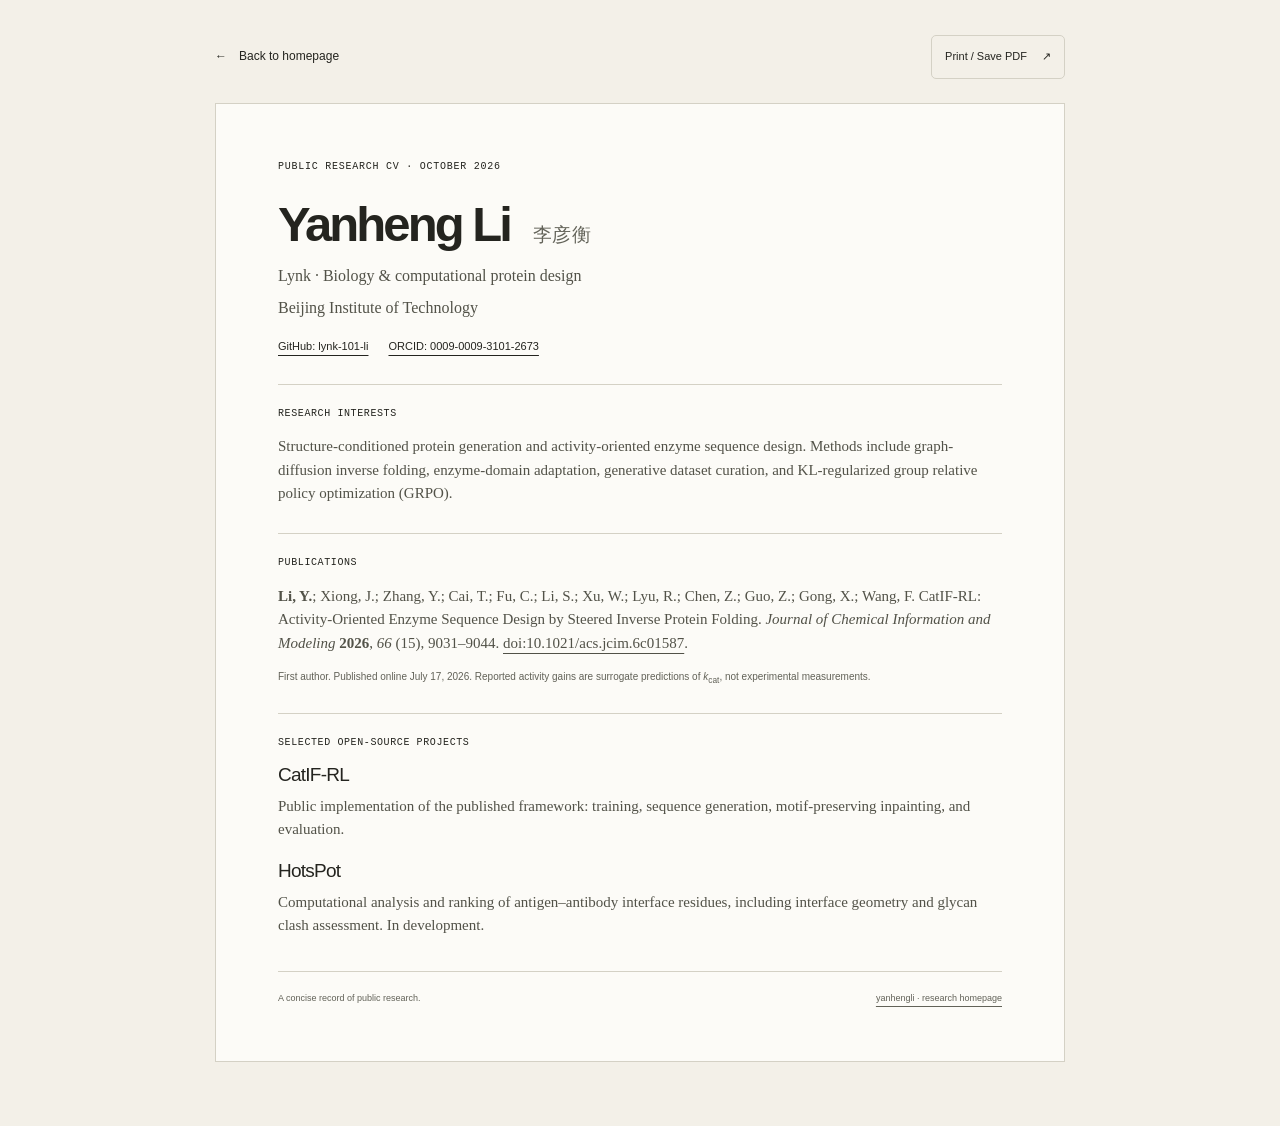
<file: cv.html>
<!doctype html>
<html lang="en">
<head>
  <meta charset="utf-8">
  <meta name="viewport" content="width=device-width, initial-scale=1">
  <meta name="color-scheme" content="light">
  <meta name="description" content="A concise public research CV for Yanheng Li (Lynk), covering affiliation, research interests, publications, and open-source projects.">
  <title>Research CV — Yanheng Li</title>
  <link rel="icon" type="image/svg+xml" href="assets/favicon.svg">
  <link rel="stylesheet" href="styles.css">
  <script src="app.js" defer></script>
</head>
<body class="cv-page">
  <a class="skip-link" href="#main">Skip to content</a>
  <header class="cv-toolbar"><a class="text-link" href="index.html#cv"><span aria-hidden="true">←</span> Back to homepage</a><button class="pill-link print-button" type="button" hidden>Print / Save PDF <span aria-hidden="true">↗</span></button></header>
  <main id="main" class="cv-document">
    <p class="eyebrow">PUBLIC RESEARCH CV · OCTOBER 2026</p>
    <h1>Yanheng Li <span lang="zh-Hans">李彦衡</span></h1>
    <p class="cv-subtitle">Lynk · Biology & computational protein design</p>
    <p>Beijing Institute of Technology</p>
    <div class="cv-profile-links"><a href="https://github.com/lynk-101-li">GitHub: lynk-101-li</a><a href="https://orcid.org/0009-0009-3101-2673">ORCID: 0009-0009-3101-2673</a></div>
    <section aria-labelledby="cv-research"><h2 id="cv-research">Research interests</h2><p>Structure-conditioned protein generation and activity-oriented enzyme sequence design. Methods include graph-diffusion inverse folding, enzyme-domain adaptation, generative dataset curation, and KL-regularized group relative policy optimization (GRPO).</p></section>
    <section aria-labelledby="cv-publications"><h2 id="cv-publications">Publications</h2><p class="cv-reference"><strong>Li, Y.</strong>; Xiong, J.; Zhang, Y.; Cai, T.; Fu, C.; Li, S.; Xu, W.; Lyu, R.; Chen, Z.; Guo, Z.; Gong, X.; Wang, F. CatIF-RL: Activity-Oriented Enzyme Sequence Design by Steered Inverse Protein Folding. <cite>Journal of Chemical Information and Modeling</cite> <strong>2026</strong>, <i>66</i> (15), 9031–9044. <a href="https://doi.org/10.1021/acs.jcim.6c01587">doi:10.1021/acs.jcim.6c01587</a>.</p><p class="cv-note">First author. Published online July 17, 2026. Reported activity gains are surrogate predictions of <i>k</i><sub>cat</sub>, not experimental measurements.</p></section>
    <section aria-labelledby="cv-projects"><h2 id="cv-projects">Selected open-source projects</h2><div class="cv-project"><h3><a href="https://github.com/lynk-101-li/CatIF-RL">CatIF-RL</a></h3><p>Public implementation of the published framework: training, sequence generation, motif-preserving inpainting, and evaluation.</p></div><div class="cv-project"><h3><a href="https://github.com/lynk-101-li/HotsPot">HotsPot</a></h3><p>Computational analysis and ranking of antigen–antibody interface residues, including interface geometry and glycan clash assessment. In development.</p></div></section>
    <footer class="cv-document-footer">A concise record of public research. <a href="index.html">yanhengli · research homepage</a></footer>
  </main>
</body>
</html>
</file>
<file: styles.css>
@charset "UTF-8";
:root{--paper:#f3f0e8;--white:#fcfbf7;--ink:#24241f;--muted:#626258;--line:#d4d1c5;--rust:#925034;--peach:#e9d8c9;--sage:#dde2d2;--lilac:#e2dfeb;--sans:Arial,Helvetica,sans-serif;--serif:"Iowan Old Style",Baskerville,Georgia,serif;--mono:"SFMono-Regular",Consolas,monospace;--ease:cubic-bezier(.22,.8,.25,1)}
*{box-sizing:border-box}html{scroll-behavior:smooth;scroll-padding-top:104px}body{margin:0;color:var(--ink);background:var(--paper);font-family:var(--sans);font-size:16px;line-height:1.6;-webkit-font-smoothing:antialiased}h1,h2,h3,p,figure{margin:0}h1,h2,h3{line-height:1.08;letter-spacing:-.04em}h1,h2{font-weight:600}h3{font-weight:500}button,a{-webkit-tap-highlight-color:transparent}button{font:inherit;color:inherit;cursor:pointer}a{color:inherit;text-underline-offset:5px;text-decoration-thickness:1px}a:hover{color:var(--rust)}[hidden]{display:none!important}button:disabled{cursor:default}img{max-width:100%;height:auto;display:block}sub{line-height:0}::selection{background:#e5be9e;color:var(--ink)}:focus-visible{outline:3px solid #925034;outline-offset:5px;border-radius:3px}.wrap{width:min(1280px,calc(100% - 144px));margin-inline:auto}.eyebrow{font-family:var(--mono);font-size:10px;letter-spacing:.075em;line-height:1.6;font-weight:400}.skip-link{position:fixed;left:24px;top:12px;padding:12px 18px;background:var(--ink);color:var(--white);z-index:100;transform:translateY(-160%)}.skip-link:focus{transform:none;color:var(--white)}
.site-header{position:sticky;top:0;z-index:20;background:rgba(243,240,232,.96);transition:box-shadow .2s}.site-header.is-scrolled{box-shadow:0 1px 0 var(--line)}.header-inner{min-height:86px;display:flex;align-items:center;justify-content:space-between;gap:25px}.wordmark{font-weight:600;font-size:20px;letter-spacing:-.055em;text-decoration:none;white-space:nowrap;min-height:44px;display:inline-flex;align-items:center}.wordmark-dot{color:var(--rust);font-size:29px;margin-left:1px}.wordmark-alias{font-weight:400;font-size:12px;letter-spacing:0;color:var(--muted);margin-left:14px}.navigation{display:flex;align-items:center;gap:29px;font-size:12px}.navigation a{min-height:44px;display:flex;align-items:center;text-decoration:none}.navigation a:not(.nav-contact){position:relative}.navigation a:not(.nav-contact)::after{content:"";position:absolute;height:1px;background:currentColor;bottom:9px;left:0;right:0;transform:scaleX(0);transform-origin:left;transition:transform .3s var(--ease)}.navigation a:hover::after,.navigation a:focus-visible::after{transform:scaleX(1)}.navigation .nav-contact{padding:0 15px;background:var(--ink);border-radius:6px;color:var(--white);gap:24px;min-height:38px}.nav-contact:hover{background:var(--rust)}.menu-toggle{display:none;border:1px solid var(--line);background:transparent;padding:9px 13px;font-size:12px;min-height:44px;border-radius:5px;align-items:center;gap:17px}.menu-mark{width:13px;height:8px;border-block:1px solid currentColor;transition:transform .3s}.menu-toggle[aria-expanded=true] .menu-mark{transform:rotate(90deg)}
.hero{display:grid;grid-template-columns:1.1fr .9fr;gap:120px;padding:100px 0 95px;align-items:end}.intro-kicker{display:flex;align-items:center;gap:15px;margin-bottom:25px;font-size:10px}.intro-kicker span[lang]{font-family:var(--sans);font-size:13px;letter-spacing:.06em}.tiny-rule{width:24px;height:1px;background:#82796b}.hero h1{font-size:clamp(55px,5.5vw,80px);line-height:1.025;letter-spacing:-.065em;font-weight:600}.hero h1 em{font-family:var(--serif);font-weight:400;letter-spacing:-.055em}.line-mask{display:block}.hero-bio{padding-bottom:4px;max-width:420px}.hero-bio p{font-family:var(--serif);font-size:24px;line-height:1.34;letter-spacing:-.012em}.hero-bio p+p{margin-top:20px;color:#525248}.hero-bio .inline-link{margin-top:28px}.inline-link{display:inline-flex;gap:18px;align-items:center;font-size:12px;min-height:44px;text-decoration:none}.inline-link:hover{text-decoration:underline}.link-arrow{display:inline-block;transition:transform .3s var(--ease)}a:hover .link-arrow,a:focus-visible .link-arrow{transform:translate(3px,-2px)}.button{display:inline-flex;align-items:center;justify-content:center;gap:24px;font-size:12px;min-height:44px;padding:11px 16px;border:1px solid transparent;border-radius:5px;text-decoration:none;transition:background .2s,color .2s}.button-dark{background:var(--ink);color:var(--white)}.button-dark:hover{color:white;background:var(--rust)}.button-outline{border-color:var(--ink)}.button-outline:hover{background:var(--ink);color:var(--white)}.button-light{background:var(--paper);color:var(--ink)}.button-light:hover{background:#e7c3a7;color:var(--ink)}
.feature-paper{border-radius:14px;background:var(--white);padding:28px 40px 0;overflow:hidden;position:relative}.feature-meta{display:flex;justify-content:space-between;align-items:center;color:var(--muted)}.figure-number{font-family:var(--mono);font-size:9px;letter-spacing:.08em}.feature-main{display:grid;grid-template-columns:.83fr 1.17fr;align-items:center;min-height:430px;gap:12px}.feature-copy{position:relative;z-index:1;padding-left:14px;max-width:410px}.feature-kicker{font-family:var(--serif);font-size:16px;font-style:italic;color:var(--rust);margin-bottom:16px}.feature-copy h2{font-family:var(--serif);font-size:48px;line-height:1.04;letter-spacing:-.045em;font-weight:400}.feature-copy>p:not(.feature-kicker){font-family:var(--serif);font-size:18px;line-height:1.5;margin:20px 0 22px;max-width:300px;color:#505047}.science-art{width:100%;min-width:0;aspect-ratio:680/460;position:relative}.science-art svg{display:block;width:100%;height:100%;overflow:visible}.art-parallax{transition:transform .45s var(--ease);transform:translate(var(--art-x,0),var(--art-y,0))}.art-drift{transform-origin:center}.motion-ready .art-drift{animation:drift 9s ease-in-out infinite}.art-view{opacity:0;visibility:hidden;transform-origin:50% 50%;transform:scale(.97);transition:opacity .45s var(--ease),transform .7s var(--ease),visibility .45s}.art-view.is-active{opacity:1;visibility:visible;transform:scale(1)}.ink-main{stroke-dasharray:1;stroke-dashoffset:0}.motion-ready .art-view.is-active .ink-main{animation:ink-in 1.4s var(--ease) both}.art-dot{transform-box:fill-box;transform-origin:center}.motion-ready .art-view.is-active .art-dot{animation:breathing 5s ease-in-out infinite}.art-dot:nth-child(2n){animation-delay:-2s}.feature-paper[data-running=false] .art-drift,.feature-paper[data-running=false] .art-dot{animation-play-state:paused}.figure-interaction{display:grid;grid-template-columns:1fr 1fr;gap:40px;align-items:center;border-top:1px solid var(--line);padding-top:20px;min-height:91px}.figure-tabs{display:flex;gap:5px;align-items:center}.figure-tabs button{border:1px solid transparent;background:none;border-radius:5px;min-height:46px;display:flex;align-items:center;gap:10px;padding:9px 12px;font-size:12px;transition:background .25s,border-color .25s}.figure-tabs button:hover{background:#eeeae0}.figure-tabs [aria-selected=true]{border-color:#aba797;background:#f1eee6}.tab-number{font-family:var(--mono);font-size:9px;color:var(--muted)}.figure-panels p{font-family:var(--serif);font-size:15px;line-height:1.4;max-width:380px;padding:5px 0}.figure-footer{display:flex;justify-content:space-between;align-items:center;gap:16px;min-height:58px;color:var(--muted);font-family:var(--mono);font-size:8px;letter-spacing:.015em}.motion-toggle{display:flex;align-items:center;gap:9px;background:none;border:0;min-height:44px;padding:8px 0 8px 12px;font-family:var(--sans);font-size:10px;white-space:nowrap;text-decoration:underline;text-underline-offset:4px}.motion-icon{font-family:var(--mono);font-size:12px}.motion-toggle:disabled{text-decoration:none}.figure-footer>span{max-width:65%}
.section-space{padding-top:112px}.section-heading{display:flex;justify-content:space-between;gap:70px;align-items:start;margin-bottom:42px}.section-heading>.eyebrow{padding-top:10px;min-width:160px}.section-heading h2{font-size:43px;line-height:1.1;max-width:810px;flex:1}.research-grid{display:grid;grid-template-columns:repeat(3,minmax(0,1fr));gap:22px}.research-card{border-radius:10px;overflow:hidden;display:flex;flex-direction:column;transition:transform .4s var(--ease),box-shadow .4s var(--ease)}.research-card:hover,.research-card:focus-within{transform:translateY(-5px);box-shadow:0 9px 0 rgba(36,36,31,.06)}.card-peach{background:var(--peach)}.card-sage{background:var(--sage)}.card-lilac{background:var(--lilac)}.card-art{height:196px;padding:15px 18px 0;display:flex;align-items:center;justify-content:center}.card-art img{width:100%;height:100%;object-fit:contain;transition:transform .7s var(--ease)}.research-card:hover .card-art img,.research-card:focus-within .card-art img{transform:rotate(-4deg) scale(1.05)}.card-text{padding:16px 27px 22px;display:flex;flex-direction:column;flex:1}.card-index{font-family:var(--serif);font-size:16px;font-style:italic;line-height:1;margin-bottom:13px}.card-text h3{font-size:24px;line-height:1.12;letter-spacing:-.045em;margin-bottom:17px}.card-text p{font-family:var(--serif);font-size:17px;line-height:1.43;margin-bottom:22px;color:#47473e}.card-text .inline-link{margin-top:auto;font-size:10px;justify-content:space-between;border-top:1px solid rgba(55,53,44,.18);padding-top:11px;min-height:47px}
.section-topline{display:flex;justify-content:space-between;align-items:end;gap:40px;margin-bottom:34px}.section-topline h2{font-size:34px;line-height:1.15;letter-spacing:-.045em}.section-topline .eyebrow+h2{margin-top:17px}.publication{display:grid;grid-template-columns:240px 1fr;gap:50px;padding:38px 0 0;border-top:1px solid var(--ink)}.pub-year{display:block;font-size:58px;font-weight:500;line-height:1;letter-spacing:-.05em;margin-bottom:19px}.publication-sidebar>p{font-family:var(--serif);font-size:17px;line-height:1.4;color:#4f4f46}.status-label{font-family:var(--mono);font-size:8px;display:flex;align-items:center;gap:7px;line-height:1.6;margin-top:22px}.status-label>span{width:5px;height:5px;background:#647253;border-radius:50%}.publication-main h3{font-family:var(--serif);font-size:33px;font-weight:400;line-height:1.2;letter-spacing:-.025em}.publication-main h3 a{text-decoration:none}.publication-main h3 a:hover{text-decoration:underline;text-decoration-thickness:1px}.authors{font-size:12px;line-height:1.9;color:var(--muted);margin-top:20px;max-width:780px}.authors strong{color:var(--ink);font-weight:500}.journal{font-size:12px;margin-top:11px;color:var(--muted)}.publication-summary{font-family:var(--serif);font-size:20px;line-height:1.48;margin-top:25px;max-width:710px}.result-note{font-size:11px;line-height:1.8;padding:15px 19px;background:#e7e6dc;border-left:2px solid #8b8b73;margin-top:23px;color:#4e5044}.result-note strong{font-weight:600}.publication-links{display:flex;align-items:center;flex-wrap:wrap;gap:26px;margin:25px 0 23px}.publication-links .inline-link{font-size:11px;gap:12px}.citation{border-block:1px solid var(--line)}.citation summary{font-size:11px;list-style:none;cursor:pointer;display:flex;align-items:center;justify-content:space-between;padding:15px 0;min-height:48px}.citation summary::-webkit-details-marker{display:none}.citation summary span{font-size:19px;transition:transform .3s}.citation[open] summary span{transform:rotate(45deg)}.citation-content{font-size:11px;color:var(--muted);line-height:1.85;padding:0 0 22px;overflow-wrap:anywhere}.publication-dates{margin-top:15px}.small-button{border:1px solid #aaa697;background:none;border-radius:4px;padding:9px 13px;min-height:44px;font-size:11px;margin-top:15px}.small-button:hover{background:var(--ink);color:var(--white)}.copy-status{font-size:11px;margin-left:12px}
.project-list{border-top:1px solid var(--ink)}.project-row{display:grid;grid-template-columns:52px 190px 1fr 42px;gap:30px;align-items:center;padding:29px 12px 29px 0;border-bottom:1px solid var(--line);text-decoration:none;transition:background .3s,padding .3s}.project-row:hover,.project-row:focus-visible{background:#ebe7dc;color:var(--ink);padding-left:15px}.project-number{font-family:var(--mono);font-size:11px;color:var(--muted);align-self:start;padding-top:5px}.project-row>img{width:190px;height:122px;object-fit:contain;transition:transform .45s var(--ease)}.project-row:hover>img{transform:rotate(5deg)}.project-description .eyebrow{font-size:8px}.project-description h3{font-size:29px;line-height:1.1;margin:12px 0 11px}.project-description p{font-family:var(--serif);font-size:18px;line-height:1.45;max-width:620px;color:#525248}.project-arrow{font-size:30px;font-weight:400;justify-self:end;transition:transform .3s var(--ease)}.project-row:hover .project-arrow,.project-row:focus-visible .project-arrow{transform:translate(4px,-4px)}
.cv-section{display:grid;grid-template-columns:.85fr 1.15fr;gap:120px;padding-bottom:115px}.cv-heading h2{font-size:43px;margin:20px 0 22px;line-height:1.1}.cv-heading>p:not(.eyebrow){font-family:var(--serif);font-size:19px;line-height:1.45;max-width:300px;color:#525248}.cv-heading .button{margin-top:28px}.cv-list{margin:0;border-top:1px solid var(--ink)}.cv-list>div{display:grid;grid-template-columns:100px minmax(0,1fr);gap:25px;padding:24px 0;border-bottom:1px solid var(--line)}.cv-list dt{font-size:10px;color:var(--muted);padding-top:2px}.cv-list dd{margin:0;font-family:var(--serif);font-size:18px;line-height:1.45}.cv-list strong{font-family:var(--sans);font-size:14px;line-height:1.6;font-weight:500}.cv-list dd span{display:block;font-size:13px;margin-top:6px;color:var(--muted)}
.contact-section :focus-visible{outline-color:#e3c7ac}.contact-section{background:var(--ink);color:var(--paper)}.contact-inner{display:grid;grid-template-columns:1.4fr .6fr;gap:70px;padding:86px 0 79px;align-items:center}.contact-main>.eyebrow{color:#c6b79f}.contact-main h2{font-size:58px;line-height:1.05;margin:29px 0 27px;letter-spacing:-.055em;font-weight:500}.contact-main h2 em{font-family:var(--serif);font-weight:400;color:#e3c7ac}.contact-main>p:not(.eyebrow){font-family:var(--serif);font-size:20px;line-height:1.5;color:#d3d0c6;max-width:490px}.contact-links{display:flex;align-items:center;gap:32px;margin-top:30px}.contact-links>.inline-link{color:var(--paper)}.contact-art{transform:rotate(-13deg);padding-top:20px;opacity:.8}.contact-art img{filter:invert(1);mix-blend-mode:screen;width:100%;height:auto}.contact-art span{display:block;font-family:var(--serif);font-size:26px;font-style:italic;text-align:center;margin-top:12px}.site-footer{border-top:1px solid #505047;display:flex;justify-content:space-between;align-items:center;gap:25px;min-height:94px;font-size:10px;color:#cfccc2}.site-footer p:first-child{font-size:13px;color:var(--paper)}.site-footer p span{margin-left:10px}.site-footer a{min-height:44px;display:flex;align-items:center;gap:16px;text-decoration:none;color:var(--paper)}.site-footer a:hover{text-decoration:underline}
.cv-toolbar{width:min(850px,calc(100% - 48px));margin:35px auto 24px;display:flex;justify-content:space-between;align-items:center;gap:16px}.text-link{display:inline-flex;align-items:center;gap:12px;font-size:12px;min-height:44px;text-decoration:none}.text-link:hover{text-decoration:underline}.pill-link{display:inline-flex;align-items:center;justify-content:center;gap:15px;min-height:44px;font-size:11px;text-decoration:none;border:1px solid var(--line);border-radius:5px;padding:9px 13px;background:transparent}.cv-document{width:min(850px,calc(100% - 48px));margin:0 auto 64px;border:1px solid var(--line);padding:55px 62px;background:var(--white)}.cv-document h1{font-family:var(--sans);font-size:49px;letter-spacing:-.06em;margin:23px 0 12px;font-weight:600}.cv-document h1 span{font-weight:400;font-size:19px;letter-spacing:.025em;margin-left:12px;color:var(--muted);display:inline-block}.cv-document>p:not(.eyebrow){font-family:var(--serif);font-size:16px;color:#525248}.cv-subtitle{margin-bottom:6px}.cv-profile-links{display:flex;gap:20px;flex-wrap:wrap;font-size:11px;margin-top:18px}.cv-document section{border-top:1px solid var(--line);padding-top:24px;margin-top:28px}.cv-document h2{font-family:var(--mono);font-size:10px;letter-spacing:.06em;text-transform:uppercase;font-weight:400;margin-bottom:16px}.cv-document section p{font-family:var(--serif);font-size:15px;line-height:1.55;color:#525248}.cv-document .cv-note{font-family:var(--sans);font-size:10px;color:var(--muted);margin-top:14px;line-height:1.65}.cv-project+.cv-project{margin-top:20px}.cv-project h3{font-size:19px;margin-bottom:9px}.cv-project h3 a{text-decoration:none}.cv-document-footer{margin-top:34px;padding-top:19px;border-top:1px solid var(--line);font-size:9px;color:var(--muted);display:flex;justify-content:space-between;gap:15px;flex-wrap:wrap}
.motion-ready .intro-kicker,.motion-ready .hero-bio{animation:enter .9s var(--ease) both}.motion-ready .hero-bio{animation-delay:.22s}.motion-ready .line-mask{overflow:hidden;padding-bottom:.06em;margin-bottom:-.06em}.motion-ready .line-mask>span{display:block;animation:enter 1.05s var(--ease) both}.motion-ready .line-mask:nth-child(2)>span{animation-delay:.09s}.motion-ready .line-mask:nth-child(3)>span{animation-delay:.18s}.motion-ready .reveal{transition:opacity .8s var(--ease),transform .8s var(--ease)}.motion-ready .reveal:not(.is-visible){opacity:0;transform:translateY(24px)}.motion-ready .research-card:nth-child(2){transition-delay:.08s}.motion-ready .research-card:nth-child(3){transition-delay:.16s}.motion-ready .research-card.is-visible:hover{transform:translateY(-5px)}
@keyframes enter{from{opacity:0;transform:translateY(32px)}to{opacity:1;transform:translateY(0)}}@keyframes drift{0%,100%{transform:translateY(0) rotate(-1deg)}50%{transform:translateY(-7px) rotate(1deg)}}@keyframes breathing{0%,100%{transform:scale(1);opacity:.8}50%{transform:scale(1.12);opacity:1}}@keyframes ink-in{from{stroke-dashoffset:1}to{stroke-dashoffset:0}}
html[data-motion=paused]{scroll-behavior:auto}html[data-motion=paused] *,html[data-motion=paused] *::before,html[data-motion=paused] *::after{animation-play-state:paused!important;transition:none!important}html[data-motion=paused] .reveal,html[data-motion=paused] .line-mask>span,html[data-motion=paused] .intro-kicker,html[data-motion=paused] .hero-bio{opacity:1!important;transform:none!important;animation:none!important}html[data-motion=paused] .ink-main{stroke-dashoffset:0!important;animation:none!important}html[data-motion=paused] .art-parallax{transform:none!important}
@media(min-width:1600px){.hero{padding-top:115px;padding-bottom:110px}.hero h1{font-size:86px}}
@media(max-width:1150px){.wrap{width:calc(100% - 88px)}.hero{gap:65px;padding-top:78px}.hero h1{font-size:64px}.hero-bio p{font-size:21px}.feature-paper{padding-inline:30px}.feature-copy{padding-left:0}.feature-copy h2{font-size:41px}.feature-copy>p:not(.feature-kicker){font-size:17px}.feature-main{min-height:370px}.section-heading{gap:40px}.section-heading h2{font-size:36px}.card-text{padding-inline:23px}.card-text h3{font-size:22px}.card-text p{font-size:16px}.card-art{height:165px}.publication{grid-template-columns:190px 1fr;gap:35px}.publication-main h3{font-size:29px}.project-row{grid-template-columns:35px 145px 1fr 32px;gap:25px}.project-row>img{width:145px}.cv-section{gap:65px}.contact-main h2{font-size:49px}.cv-list>div{grid-template-columns:85px 1fr;gap:15px}}
@media(max-width:850px){.navigation{gap:19px;font-size:11px}.wordmark-alias{display:none}.hero{gap:40px;grid-template-columns:1.1fr 1fr;padding-top:64px;padding-bottom:70px}.hero h1{font-size:54px}.hero-bio p{font-size:19px}.intro-kicker{font-size:8px;gap:9px;flex-wrap:wrap}.intro-kicker span[lang]{font-size:10px}.tiny-rule{width:14px}.feature-main{grid-template-columns:1fr 1.1fr;min-height:325px;gap:0}.feature-copy h2{font-size:35px}.feature-kicker{font-size:14px}.feature-copy>p:not(.feature-kicker){font-size:15px;line-height:1.45}.feature-copy .button{font-size:11px}.figure-interaction{grid-template-columns:1fr;gap:9px;min-height:0;padding-top:15px}.figure-panels p{font-size:14px;max-width:100%;padding-bottom:3px}.figure-tabs button{min-height:44px}.section-space{padding-top:85px}.section-heading{display:block;margin-bottom:31px}.section-heading>.eyebrow{padding-top:0;margin-bottom:18px}.section-heading h2{font-size:35px}.research-grid{gap:15px}.card-art{height:139px;padding-inline:8px}.card-text{padding:13px 17px 17px}.card-text h3{font-size:20px}.card-text p{font-size:15px}.card-text .inline-link{font-size:9px;gap:8px}.publication{grid-template-columns:140px 1fr;gap:30px}.pub-year{font-size:48px}.publication-sidebar>p{font-size:15px}.status-label{font-size:7px}.publication-main h3{font-size:27px}.publication-summary{font-size:18px}.section-topline h2{font-size:30px}.project-row{grid-template-columns:27px 115px 1fr 26px;gap:20px}.project-description p{font-size:17px}.project-description h3{font-size:26px}.cv-section{gap:40px;padding-bottom:85px}.cv-heading h2{font-size:38px}.cv-list dd{font-size:16px}.cv-list strong{font-size:12px}.contact-inner{gap:35px;grid-template-columns:1.4fr .6fr}.contact-main h2{font-size:42px}.contact-main>p:not(.eyebrow){font-size:18px}}
@media(max-width:650px){html{scroll-padding-top:86px}.wrap{width:calc(100% - 40px)}.header-inner{min-height:72px;flex-wrap:wrap;gap:0}.wordmark{font-size:20px}.wordmark-alias{display:inline;font-size:11px;margin-left:10px}.menu-toggle:not([hidden]){display:flex}.navigation{width:100%;justify-content:space-between;flex-wrap:wrap;gap:5px;font-size:11px;padding:11px 0 16px;border-top:1px solid var(--line)}.navigation .nav-contact{font-size:10px;gap:7px;padding-inline:10px;min-height:36px}.has-js .navigation{display:none}.has-js .navigation.is-open{display:flex;animation:menu-in .25s var(--ease)}.hero{display:block;padding-top:48px;padding-bottom:47px}.intro-kicker{font-size:8px;gap:10px;margin-bottom:22px}.intro-kicker span[lang]{font-size:11px}.hero h1{font-size:57px;line-height:1.015;letter-spacing:-.065em}.hero-bio{max-width:100%;margin-top:34px}.hero-bio p{font-size:21px;line-height:1.36;letter-spacing:-.02em}.hero-bio p+p{margin-top:15px}.hero-bio .inline-link{margin-top:19px}.inline-link,.button{font-size:11px}.feature-paper{padding:21px 23px 0;border-radius:10px}.feature-meta .eyebrow{font-size:8px}.figure-number{font-size:8px}.feature-main{display:flex;flex-direction:column;min-height:0;gap:0}.feature-copy{width:100%;max-width:100%;padding:33px 0 0}.feature-kicker{font-size:15px;margin-bottom:13px}.feature-copy h2{font-size:42px}.feature-copy>p:not(.feature-kicker){font-size:17px;line-height:1.45;max-width:100%;margin:17px 0 19px}.science-art{width:calc(100% + 24px);margin:9px -12px 2px;aspect-ratio:680/445;min-height:208px}.figure-interaction{padding-top:10px;gap:8px}.figure-tabs{justify-content:space-between;gap:0}.figure-tabs button{font-size:10px;gap:7px;padding:9px 8px}.tab-number{font-size:8px}.figure-panels p{font-size:14px;line-height:1.43;min-height:47px;padding:5px 0 0}.figure-footer{align-items:center;min-height:66px;gap:12px;font-size:7px}.figure-footer>span{max-width:65%;line-height:1.6}.motion-toggle{font-size:9px;gap:7px;padding-left:0;min-width:80px;justify-content:end}.section-space{padding-top:67px}.section-heading>.eyebrow{font-size:8px;margin-bottom:18px}.section-heading h2{font-size:30px;letter-spacing:-.045em;line-height:1.12}.research-grid{grid-template-columns:1fr;gap:17px}.research-card{display:grid;grid-template-columns:115px 1fr;align-items:stretch}.card-art{height:auto;min-height:240px;padding:10px 0 10px 6px;align-items:center}.card-art img{height:auto;transform:rotate(-8deg) scale(1.15);max-width:115px}.card-text{padding:27px 22px 19px 13px}.card-text h3{font-size:22px;margin-bottom:14px}.card-index{font-size:13px;margin-bottom:10px}.card-text p{font-size:16px;line-height:1.42;margin-bottom:18px}.card-text .inline-link{font-size:9px}.section-topline{align-items:center;gap:20px;margin-bottom:25px}.section-topline h2{font-size:27px}.section-topline>.eyebrow{font-size:7px;max-width:85px;text-align:right}.publication{display:block;padding-top:22px}.publication-sidebar{display:flex;gap:20px;align-items:center;margin-bottom:26px;flex-wrap:wrap}.pub-year{font-size:36px;margin:0}.publication-sidebar>p{font-size:12px;line-height:1.4}.status-label{margin:0 0 0 auto;font-size:6px;gap:5px}.publication-main h3{font-size:27px;line-height:1.18}.authors{font-size:10px;margin-top:19px;line-height:1.9}.journal{font-size:11px;margin-top:11px}.publication-summary{font-size:18px;line-height:1.5;margin-top:22px}.result-note{font-size:10px;padding:14px 16px;margin-top:20px;line-height:1.8}.publication-links{gap:15px;margin:21px 0}.publication-links .inline-link{font-size:10px;gap:7px}.publication-links .button{font-size:10px;padding-inline:13px;gap:10px}.citation summary{font-size:10px}.citation-content{font-size:10px}.citation-content .publication-dates{font-size:9px}.copy-status{font-size:9px;display:block;margin:9px 0 0}.projects .section-topline{display:block}.projects .section-topline h2{font-size:31px}.projects .section-topline>.inline-link{margin-top:12px}.project-row{grid-template-columns:20px 1fr 24px;gap:15px;padding:24px 4px 25px 0}.project-row>img{display:none}.project-number{font-size:9px}.project-description .eyebrow{font-size:7px}.project-description h3{font-size:26px;margin-top:10px}.project-description p{font-size:17px;line-height:1.44}.project-arrow{font-size:25px;align-self:start;padding-top:27px}.project-row:hover,.project-row:focus-visible{padding-left:8px}.cv-section{display:block;padding-bottom:65px}.cv-heading>.eyebrow{font-size:8px}.cv-heading h2{font-size:36px;margin:18px 0 20px}.cv-heading h2 br{display:none}.cv-heading>p:not(.eyebrow){font-size:19px;max-width:300px}.cv-heading .button{margin-top:23px}.cv-list{margin-top:31px}.cv-list>div{grid-template-columns:82px 1fr;gap:14px;padding:20px 0}.cv-list dt{font-size:9px}.cv-list dd{font-size:17px}.cv-list strong{font-size:13px;line-height:1.5}.cv-list dd span{font-size:12px;line-height:1.5}.contact-inner{display:block;padding:50px 0}.contact-main>.eyebrow{font-size:8px}.contact-main h2{font-size:39px;line-height:1.08;margin:25px 0 22px}.contact-main>p:not(.eyebrow){font-size:19px;line-height:1.45;max-width:330px}.contact-links{gap:25px;margin-top:25px}.contact-art{display:none}.site-footer{display:grid;grid-template-columns:1fr auto;gap:6px 15px;padding:24px 0;min-height:100px;font-size:8px}.site-footer p:first-child{font-size:12px}.site-footer p:nth-child(2){grid-column:1;grid-row:2}.site-footer a{grid-column:2;grid-row:1/3;font-size:9px;gap:9px}.cv-document{padding:35px 29px}.cv-document h1{font-size:39px}.cv-document h1 span{font-size:15px;margin-left:9px}.cv-document>p:not(.eyebrow){font-size:14px}.cv-profile-links{display:block;font-size:10px}.cv-profile-links a{display:block;line-height:2;overflow-wrap:anywhere}.cv-document section p{font-size:14px}.cv-document h2{font-size:9px}@keyframes menu-in{from{opacity:0;transform:translateY(-6px)}to{opacity:1;transform:none}}}
@media(max-width:370px){.wrap{width:calc(100% - 32px)}.hero h1{font-size:49px}.intro-kicker{font-size:7px;gap:8px}.intro-kicker span[lang]{font-size:10px}.hero-bio p{font-size:19px}.feature-paper{padding-inline:19px}.feature-copy h2{font-size:38px}.feature-copy>p:not(.feature-kicker){font-size:16px}.figure-tabs button{padding:8px 6px;font-size:9px}.figure-footer{font-size:6px}.research-card{grid-template-columns:85px 1fr}.card-art img{max-width:85px}.card-text{padding-right:19px}.card-text h3{font-size:21px}.status-label{margin-left:0}.publication-main h3{font-size:25px}.publication-links{gap:13px}.publication-links .inline-link{font-size:9px}.publication-links .button{font-size:9px;padding-inline:11px}.contact-main h2{font-size:35px}.navigation{font-size:10px;gap:4px}.navigation .nav-contact{font-size:9px;padding-inline:8px}.cv-document{padding-inline:21px}.cv-document h1 span{display:block;margin:12px 0 0}.cv-toolbar{flex-wrap:wrap}.cv-toolbar .text-link{font-size:11px}}
@media(prefers-reduced-motion:reduce){html{scroll-behavior:auto}*,*::before,*::after{animation:none!important;transition:none!important}.motion-ready .reveal,.motion-ready .line-mask>span,.motion-ready .intro-kicker,.motion-ready .hero-bio{opacity:1!important;transform:none!important}.art-parallax{transform:none!important}.ink-main{stroke-dashoffset:0!important}}
@media print{body{background:white;color:#222;font-size:10pt}.skip-link,.cv-toolbar,.site-header,.science-art,.motion-toggle,.copy-status,.small-button{display:none!important}.cv-document{width:100%;margin:0;padding:0;border:0}.cv-document h1{font-size:30pt}.cv-document section{margin-top:17px;padding-top:17px}.cv-document section p{font-size:9pt}.cv-document section,.cv-project{break-inside:avoid}.cv-document a{color:inherit}.cv-document-footer{margin-top:22px}.wrap{width:100%}.hero{padding:10px 0 25px}.section-space{padding-top:25px}.reveal{opacity:1!important;transform:none!important;animation:none!important}.cv-profile-links{font-size:9pt}@page{size:A4;margin:17mm}}

/* The structural condition stays fixed; only the denoising flow moves. */
.feature-paper:not([data-view]) .art-drift,.feature-paper[data-view="structure"] .art-drift{animation:none;transform:none}
.feature-paper:not([data-view]) .art-parallax,.feature-paper[data-view="structure"] .art-parallax{transform:none}
.motion-ready .conditioning-flow{animation:conditioning-flow 3s linear infinite}
@keyframes conditioning-flow{to{stroke-dashoffset:-36}}
.feature-paper[data-running=false] .conditioning-flow{animation-play-state:paused}
.figure-panels a{color:inherit;text-decoration-thickness:1px;text-underline-offset:3px;font-size:.85em;white-space:normal}
</file>
